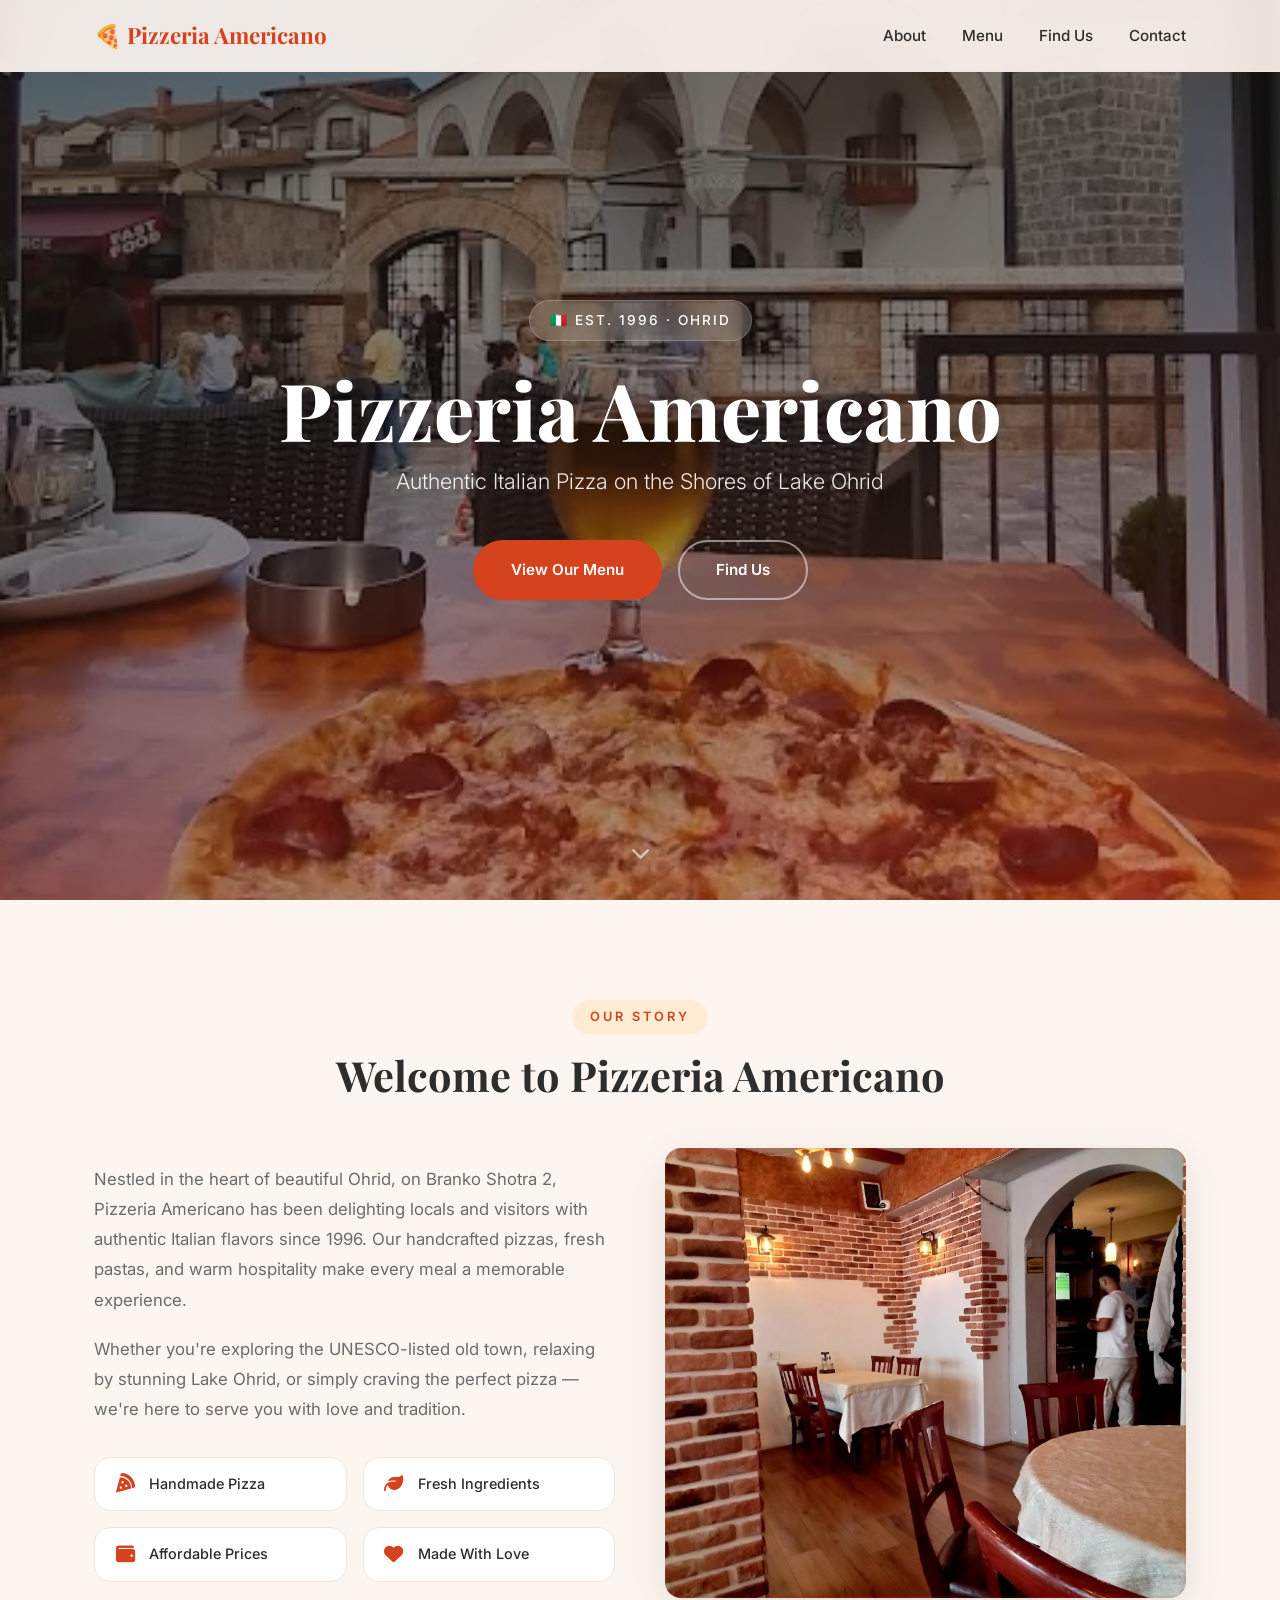
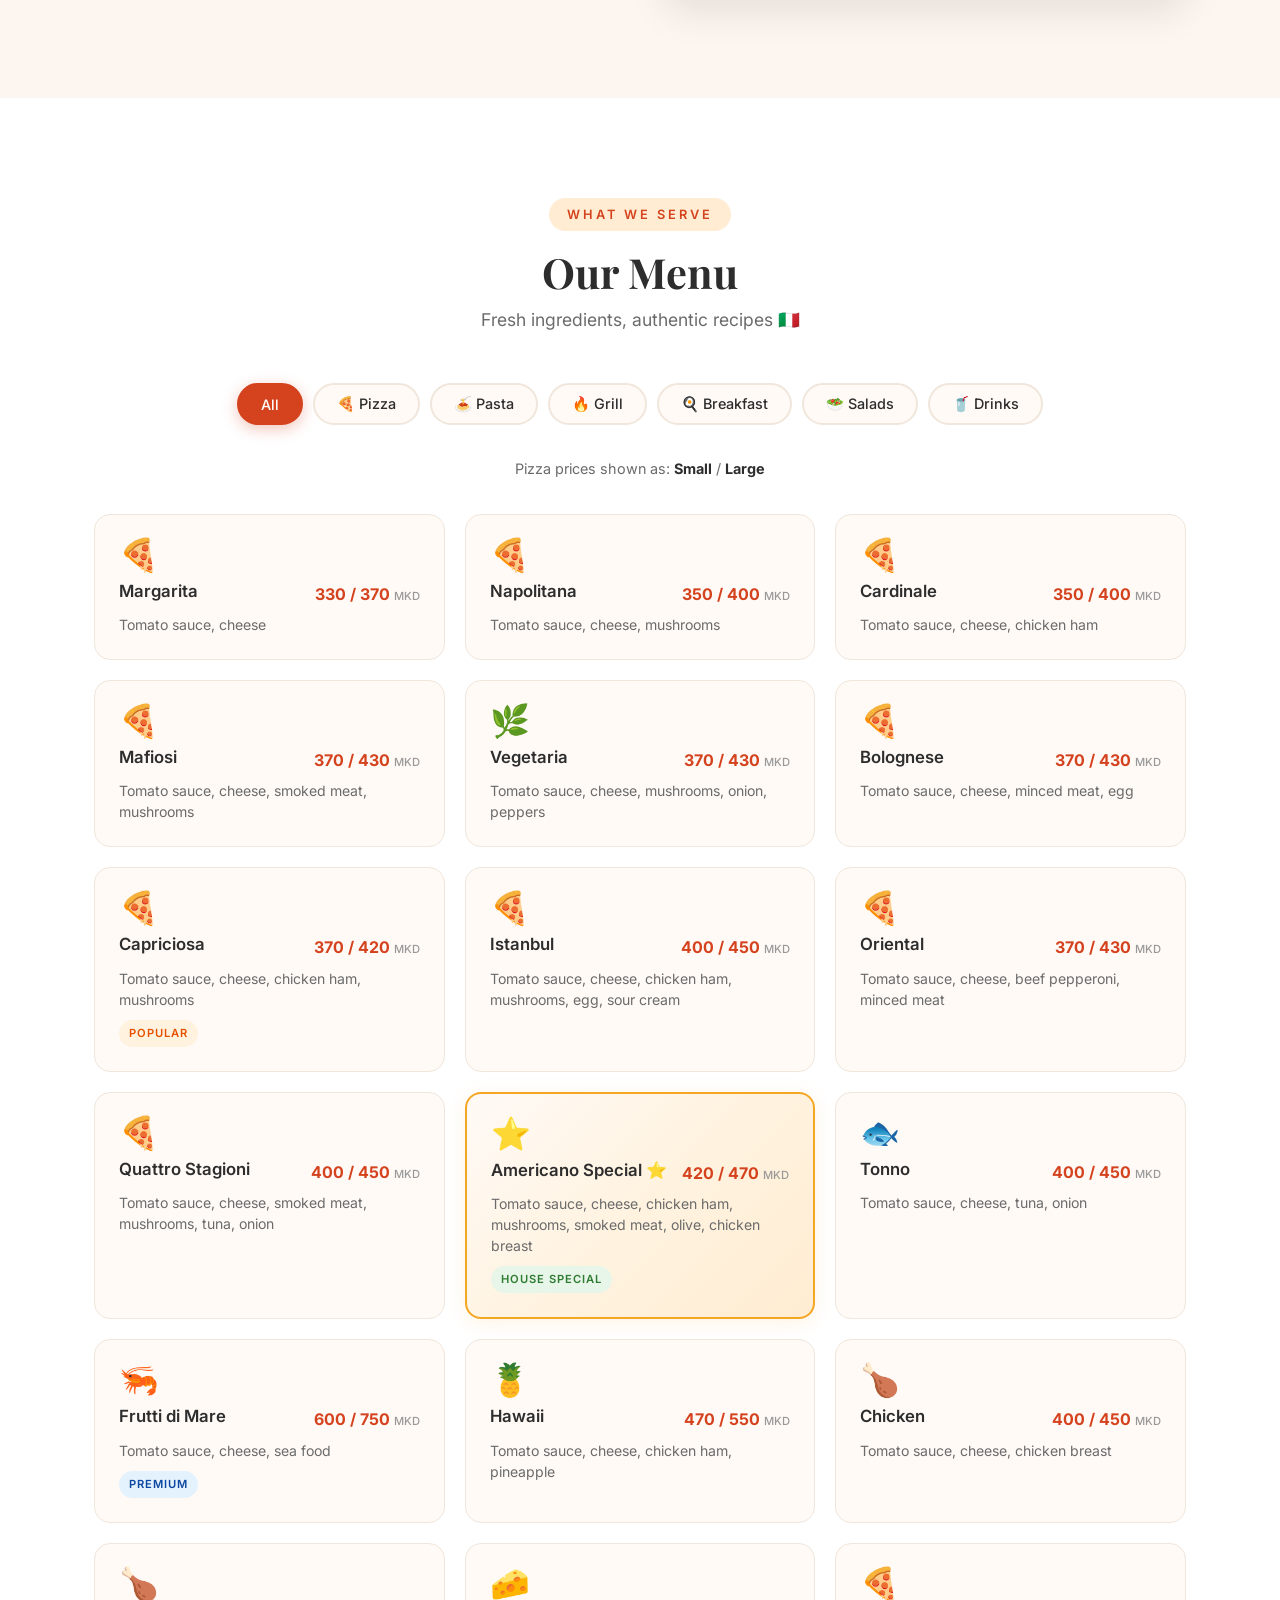
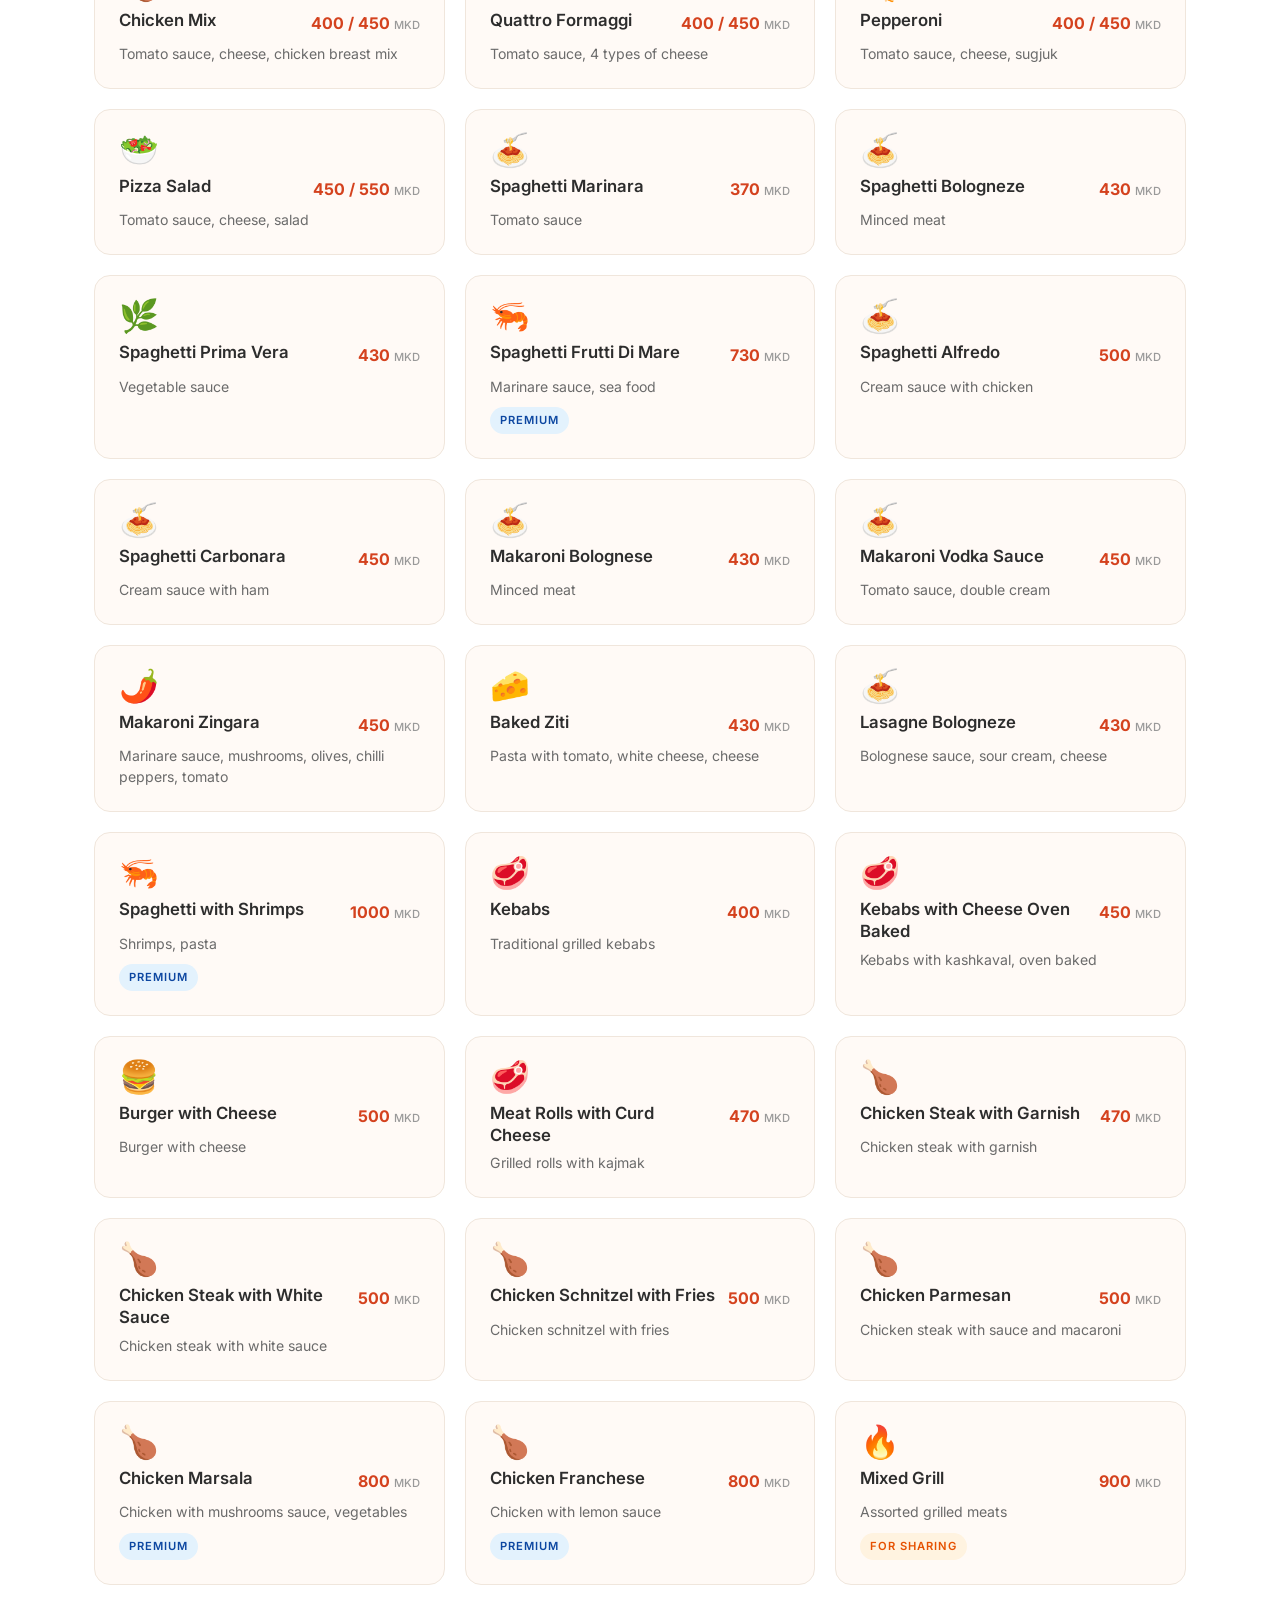
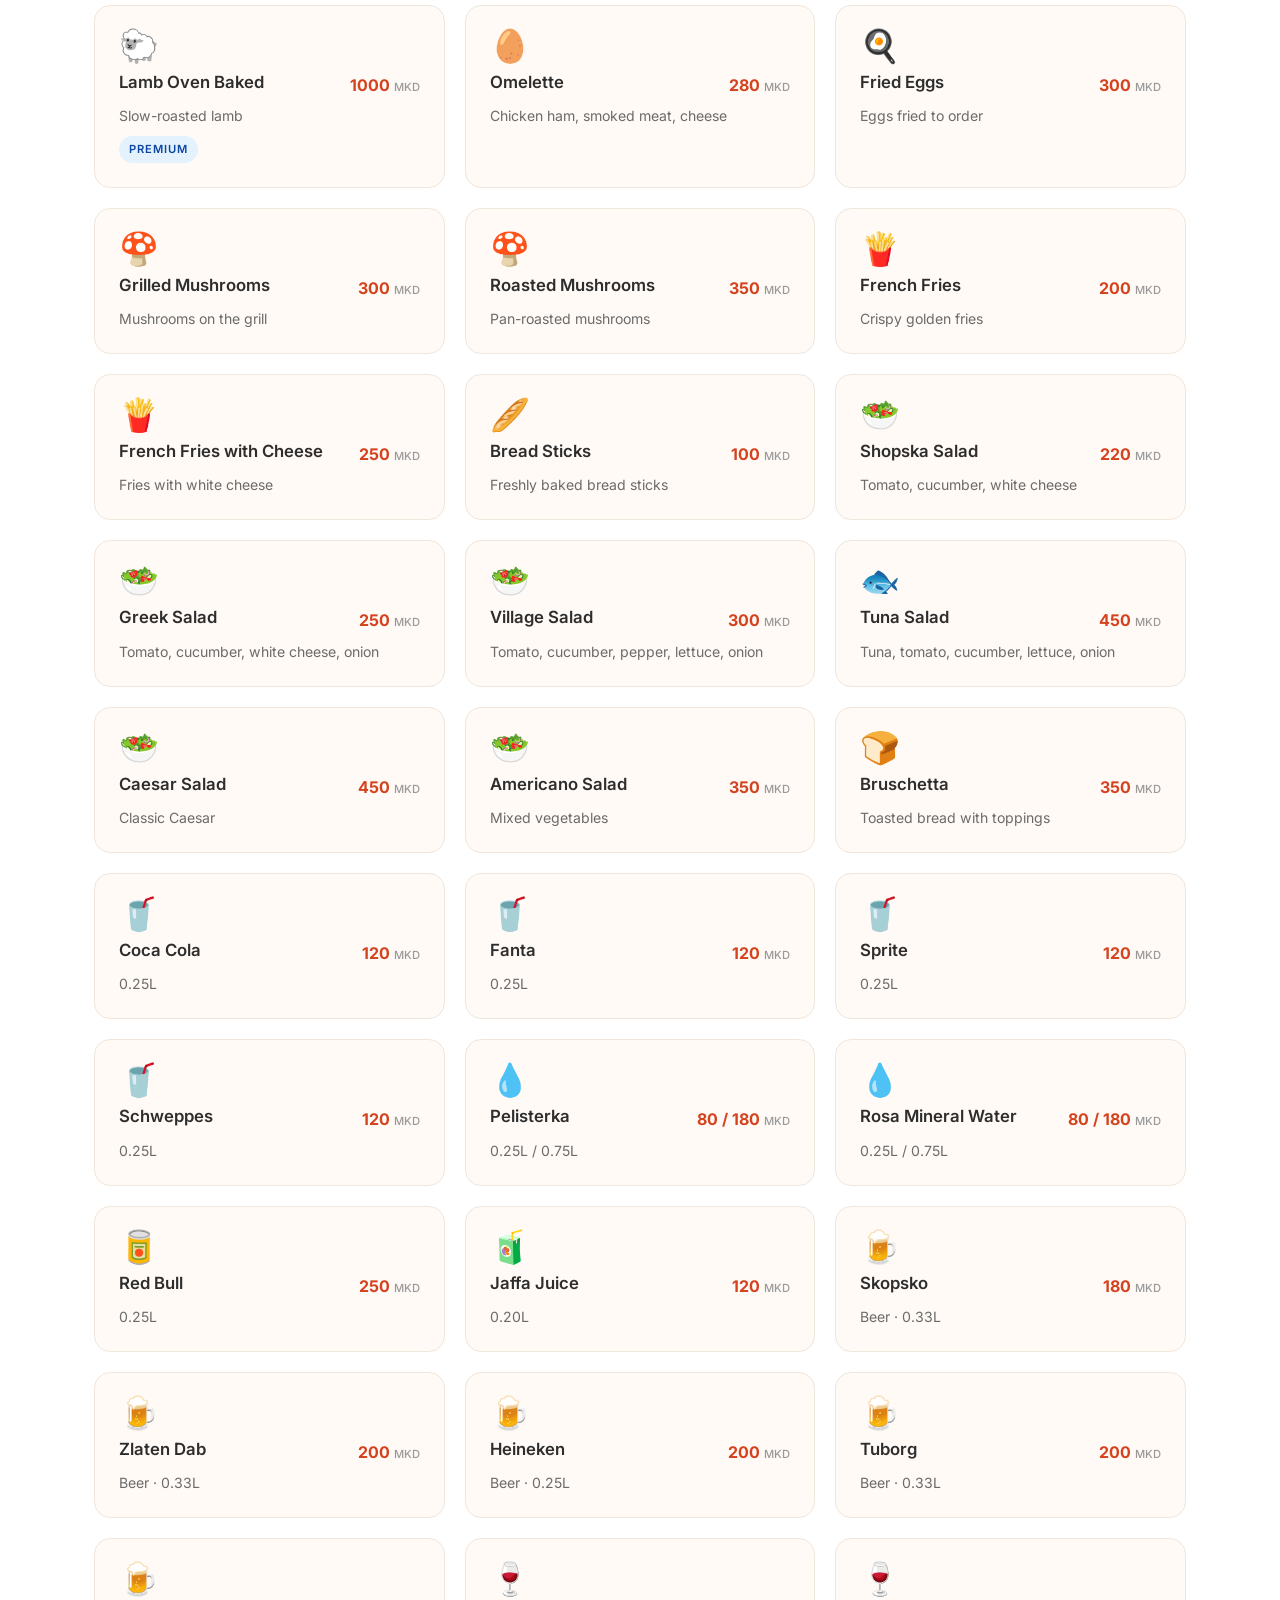
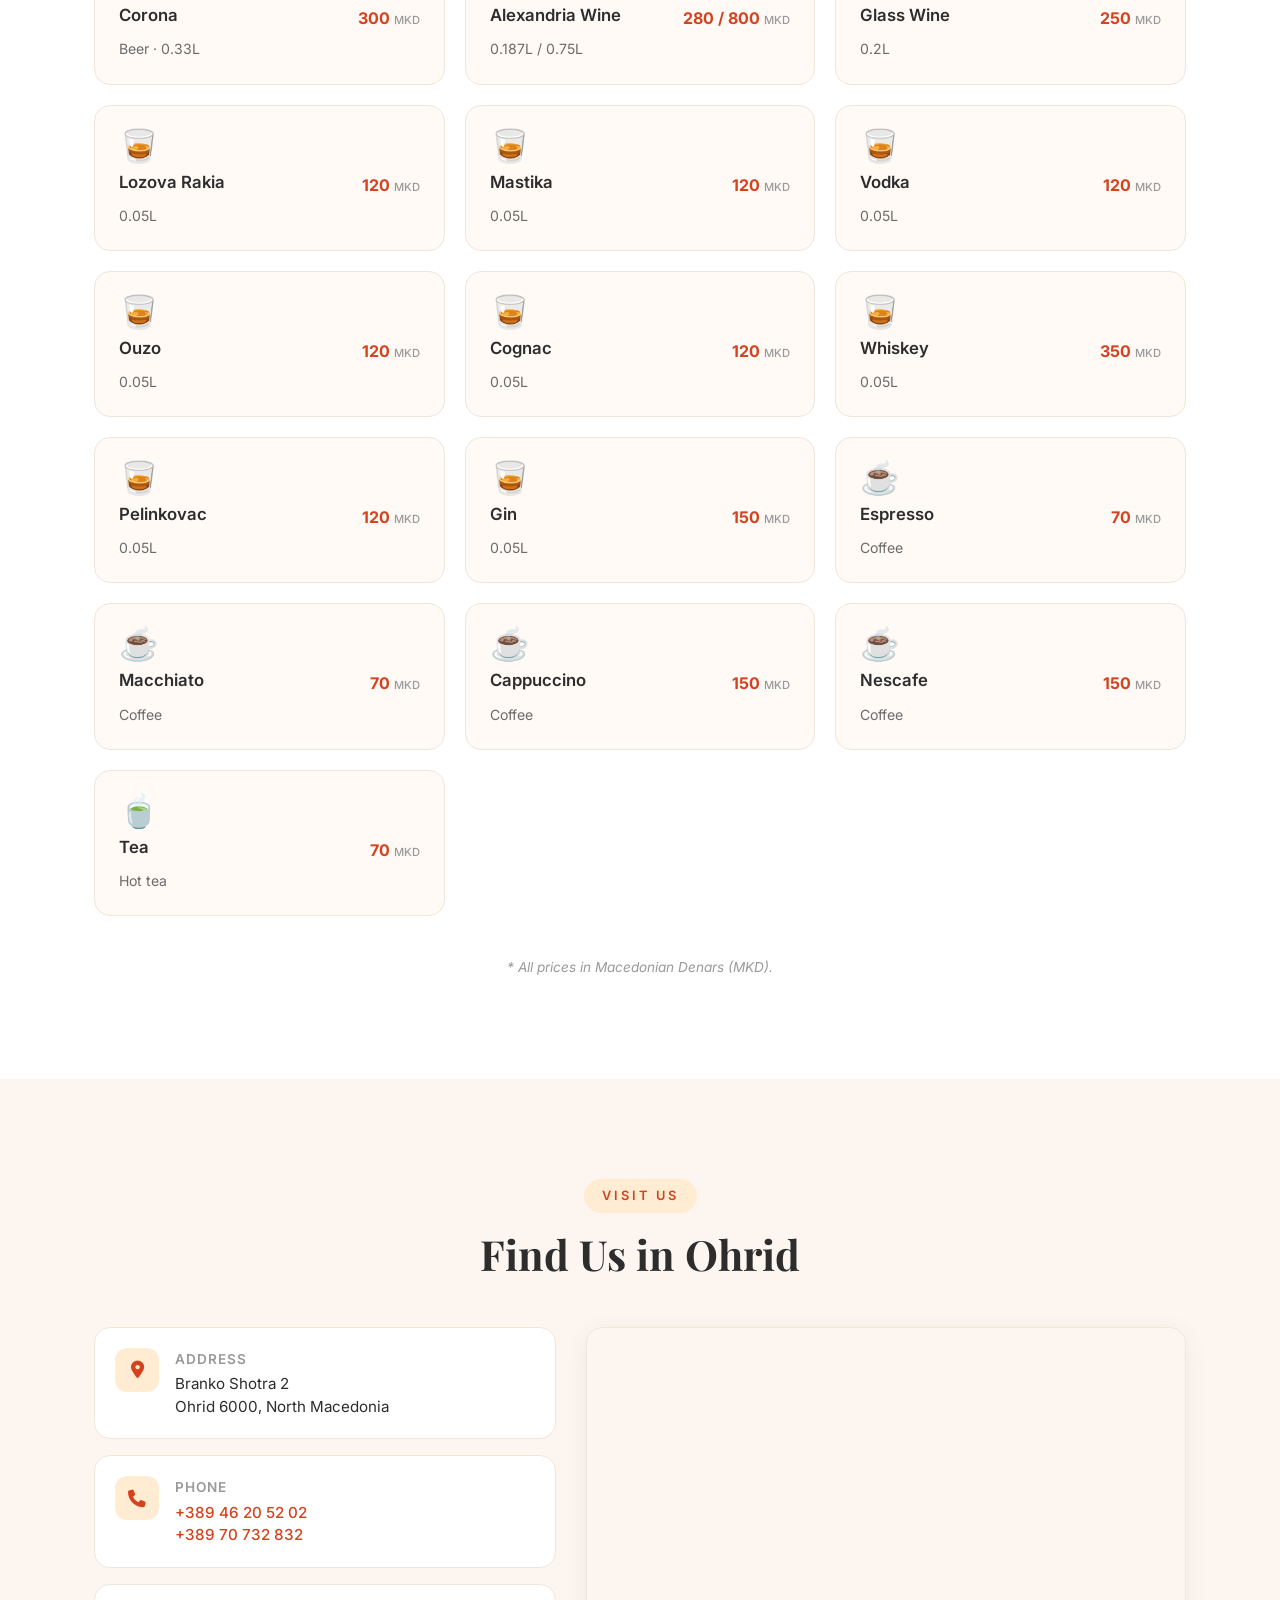
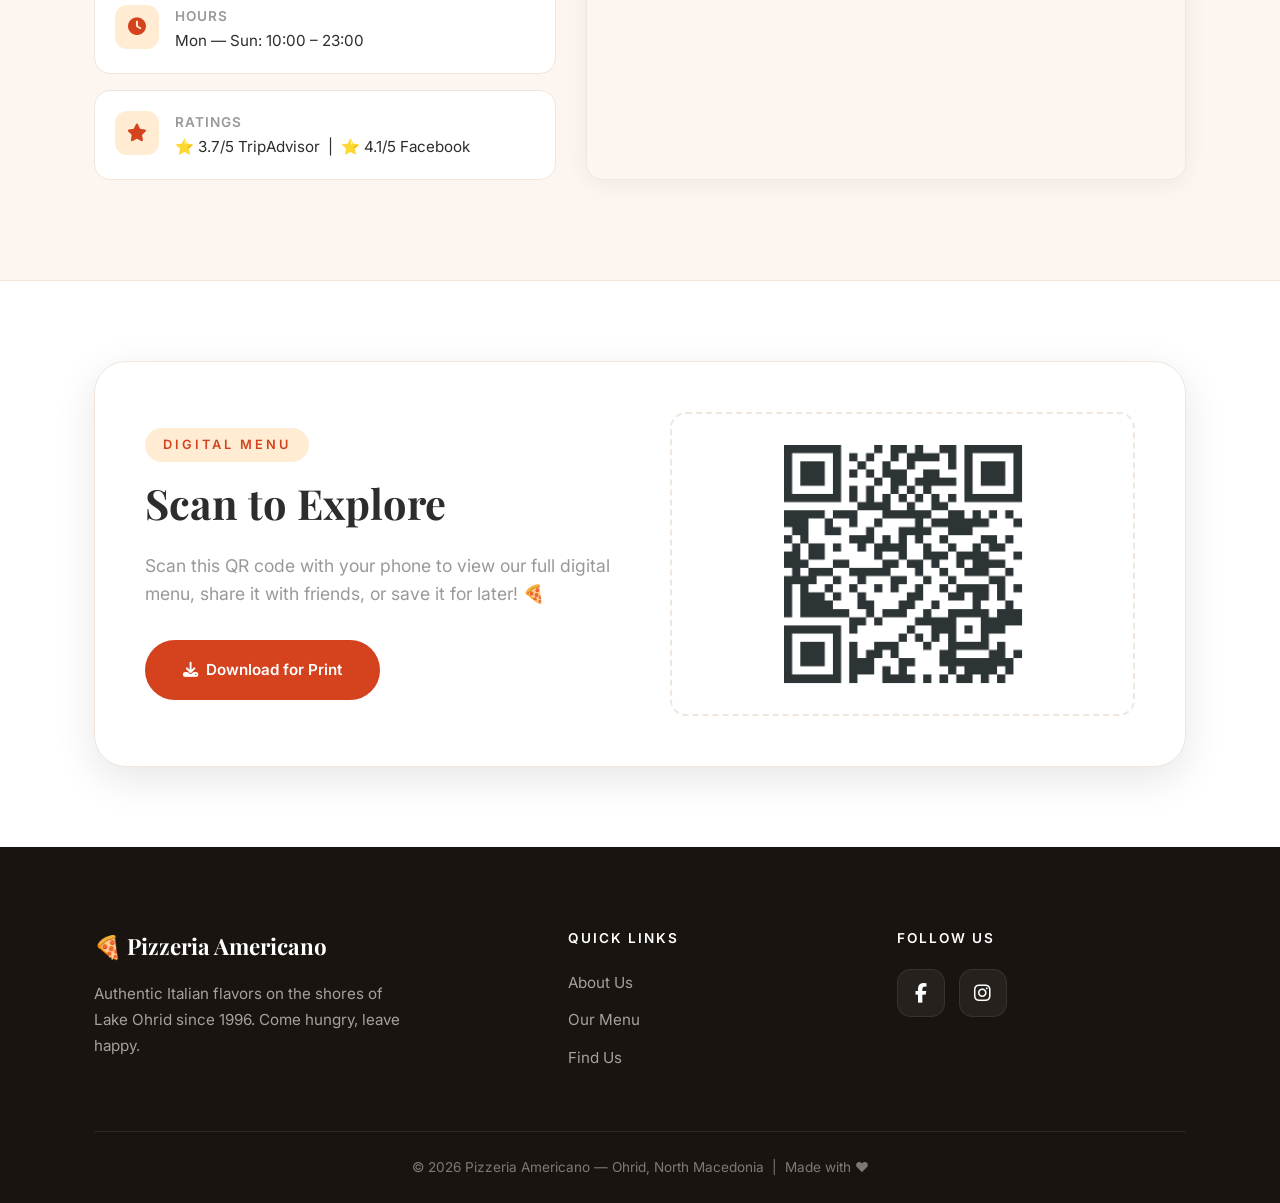
<file: index.html>
<!DOCTYPE html>
<html lang="en">
<head>
    <meta charset="UTF-8">
    <meta name="viewport" content="width=device-width, initial-scale=1.0">
    <title>Pizzeria Americano — Authentic Pizza in Ohrid, North Macedonia</title>
    <link rel="icon" href="data:image/svg+xml,<svg xmlns='http://www.w3.org/2000/svg' viewBox='0 0 100 100'><text y='.9em' font-size='90'>🍕</text></svg>">
    <meta name="description" content="Pizzeria Americano in Ohrid serves authentic Italian pizza, pasta, and more. Affordable prices, cozy atmosphere, located on Branko Shotra 2. Est. 1996.">
    <meta property="og:title" content="Pizzeria Americano — Ohrid">
    <meta property="og:description" content="Authentic Italian pizza & pasta in the heart of Ohrid, North Macedonia.">
    <meta property="og:image" content="images/hero.png">
    <meta property="og:type" content="website">
    <link rel="stylesheet" href="style.css">
    <link rel="preconnect" href="https://fonts.googleapis.com">
    <link rel="preconnect" href="https://fonts.gstatic.com" crossorigin>
    <link href="https://fonts.googleapis.com/css2?family=Playfair+Display:wght@600;700;800&family=Inter:wght@300;400;500;600;700&display=swap" rel="stylesheet">
    <link rel="stylesheet" href="https://cdnjs.cloudflare.com/ajax/libs/font-awesome/6.5.0/css/all.min.css">
</head>
<body>

    <!-- ==================== NAVIGATION ==================== -->
    <nav id="navbar">
        <div class="nav-container">
            <a href="#" class="nav-logo">🍕 Pizzeria Americano</a>
            <button class="nav-toggle" id="navToggle" aria-label="Toggle menu">
                <i class="fas fa-bars"></i>
            </button>
            <ul class="nav-links" id="navLinks">
                <li><a href="#about">About</a></li>
                <li><a href="#menu">Menu</a></li>
                <li><a href="#location">Find Us</a></li>
                <li><a href="#contact">Contact</a></li>
            </ul>
        </div>
    </nav>

    <!-- ==================== HERO SECTION ==================== -->
    <header id="hero">
        <div class="hero-overlay"></div>
        <div class="hero-content">
            <p class="hero-badge">🇮🇹 Est. 1996 · Ohrid</p>
            <h1>Pizzeria Americano</h1>
            <p class="hero-subtitle">Authentic Italian Pizza on the Shores of Lake Ohrid</p>
            <div class="hero-buttons">
                <a href="#menu" class="btn btn-primary">View Our Menu</a>
                <a href="#location" class="btn btn-outline">Find Us</a>
            </div>
        </div>
        <div class="hero-scroll-indicator">
            <i class="fas fa-chevron-down"></i>
        </div>
    </header>

    <!-- ==================== ABOUT ==================== -->
    <section id="about">
        <div class="container">
            <div class="section-header">
                <span class="section-tag">Our Story</span>
                <h2>Welcome to Pizzeria Americano</h2>
            </div>
            <div class="about-content">
                <div class="about-text">
                    <p>
                        Nestled in the heart of beautiful Ohrid, on Branko Shotra 2, 
                        Pizzeria Americano has been delighting locals and visitors with 
                        authentic Italian flavors since 1996. Our handcrafted pizzas, fresh pastas, 
                        and warm hospitality make every meal a memorable experience.
                    </p>
                    <p>
                        Whether you're exploring the UNESCO-listed old town, relaxing by 
                        stunning Lake Ohrid, or simply craving the perfect pizza — we're 
                        here to serve you with love and tradition.
                    </p>
                    <div class="about-features">
                        <div class="feature">
                            <i class="fas fa-pizza-slice"></i>
                            <span>Handmade Pizza</span>
                        </div>
                        <div class="feature">
                            <i class="fas fa-leaf"></i>
                            <span>Fresh Ingredients</span>
                        </div>
                        <div class="feature">
                            <i class="fas fa-wallet"></i>
                            <span>Affordable Prices</span>
                        </div>
                        <div class="feature">
                            <i class="fas fa-heart"></i>
                            <span>Made With Love</span>
                        </div>
                    </div>
                </div>
                <div class="about-image">
                    <img src="images/about.jpg" alt="Inside Pizzeria Americano in Ohrid" loading="lazy">
                </div>
            </div>
        </div>
    </section>

    <!-- ==================== MENU ==================== -->
    <section id="menu">
        <div class="container">
            <div class="section-header">
                <span class="section-tag">What We Serve</span>
                <h2>Our Menu</h2>
                <p class="section-subtitle">Fresh ingredients, authentic recipes 🇮🇹</p>
            </div>

            <!-- Category Filter Tabs -->
            <div class="menu-tabs" id="menuTabs">
                <button class="menu-tab active" data-cat="all">All</button>
                <button class="menu-tab" data-cat="pizza">🍕 Pizza</button>
                <button class="menu-tab" data-cat="pasta">🍝 Pasta</button>
                <button class="menu-tab" data-cat="grill">🔥 Grill</button>
                <button class="menu-tab" data-cat="breakfast">🍳 Breakfast</button>
                <button class="menu-tab" data-cat="salads">🥗 Salads</button>
                <button class="menu-tab" data-cat="drinks">🥤 Drinks</button>
            </div>

            <!-- Size Legend -->
            <div class="size-legend" id="sizeLegend">
                <span>Pizza prices shown as: <strong>Small</strong> / <strong>Large</strong></span>
            </div>

            <!-- Dynamic Menu Grid -->
            <div class="menu-grid" id="menuGrid">
                <!-- Rendered by script.js from menu-data.js -->
            </div>

            <p class="menu-note">
                * All prices in Macedonian Denars (MKD).
            </p>
        </div>
    </section>

    <!-- ==================== LOCATION ==================== -->
    <section id="location">
        <div class="container">
            <div class="section-header">
                <span class="section-tag">Visit Us</span>
                <h2>Find Us in Ohrid</h2>
            </div>
            <div class="location-wrapper">
                <div class="location-info">
                    <div class="info-card">
                        <div class="info-icon"><i class="fas fa-map-marker-alt"></i></div>
                        <div>
                            <h4>Address</h4>
                            <p>Branko Shotra 2<br>Ohrid 6000, North Macedonia</p>
                        </div>
                    </div>
                    <div class="info-card">
                        <div class="info-icon"><i class="fas fa-phone"></i></div>
                        <div>
                            <h4>Phone</h4>
                            <p><a href="tel:+38946205202">+389 46 20 52 02</a><br><a href="tel:+38970732832">+389 70 732 832</a></p>
                        </div>
                    </div>
                    <div class="info-card">
                        <div class="info-icon"><i class="fas fa-clock"></i></div>
                        <div>
                            <h4>Hours</h4>
                            <p>Mon — Sun: 10:00 – 23:00</p>
                        </div>
                    </div>
                    <div class="info-card">
                        <div class="info-icon"><i class="fas fa-star"></i></div>
                        <div>
                            <h4>Ratings</h4>
                            <p>⭐ 3.7/5 TripAdvisor &nbsp;|&nbsp; ⭐ 4.1/5 Facebook</p>
                        </div>
                    </div>
                </div>
                <div class="map-container">
                    <iframe
                        src="https://www.google.com/maps/embed?pb=!1m18!1m12!1m3!1d2989.5!2d20.7985!3d41.1128!2m3!1f0!2f0!3f0!3m2!1i1024!2i768!4f13.1!3m3!1m2!1s0x0%3A0x0!2sPizzeria%20Americano!5e0!3m2!1sen!2smk!4v1234567890"
                        width="100%" height="100%" style="border:0;"
                        allowfullscreen="" loading="lazy"
                        referrerpolicy="no-referrer-when-downgrade"
                        title="Pizzeria Americano on Google Maps">
                    </iframe>
                </div>
            </div>
        </div>
    </section>

    <!-- ==================== QR CODE SECTION ==================== -->
    <section id="qr-code-section">
        <div class="container">
            <div class="qr-wrapper">
                <div class="qr-content">
                    <span class="section-tag">Digital Menu</span>
                    <h2>Scan to Explore</h2>
                    <p>Scan this QR code with your phone to view our full digital menu, share it with friends, or save it for later! 🍕</p>
                    <div class="qr-actions">
                        <a href="images/qr-code.png" download="Pizzeria-Americano-Menu-QR" class="btn btn-primary">
                            <i class="fas fa-download"></i> Download for Print
                        </a>
                    </div>
                </div>
                <div class="qr-image-container">
                    <img src="images/qr-code.png" alt="Pizzeria Americano Menu QR Code" loading="lazy">
                </div>
            </div>
        </div>
    </section>

    <!-- ==================== FOOTER / CONTACT ==================== -->
    <footer id="contact">
        <div class="container">
            <div class="footer-grid">
                <div class="footer-brand">
                    <h3>🍕 Pizzeria Americano</h3>
                    <p>Authentic Italian flavors on the shores of Lake Ohrid since 1996. Come hungry, leave happy.</p>
                </div>
                <div class="footer-links">
                    <h4>Quick Links</h4>
                    <ul>
                        <li><a href="#about">About Us</a></li>
                        <li><a href="#menu">Our Menu</a></li>
                        <li><a href="#location">Find Us</a></li>
                    </ul>
                </div>
                <div class="footer-social">
                    <h4>Follow Us</h4>
                    <div class="social-links">
                        <a href="https://www.facebook.com/PizzeriaAmericano" target="_blank" rel="noopener" aria-label="Facebook">
                            <i class="fab fa-facebook-f"></i>
                        </a>
                        <a href="https://www.instagram.com/pizzeriaamericano_ohrid" target="_blank" rel="noopener" aria-label="Instagram">
                            <i class="fab fa-instagram"></i>
                        </a>
                    </div>
                </div>
            </div>
            <div class="footer-bottom">
                <p>© 2026 Pizzeria Americano — Ohrid, North Macedonia &nbsp;|&nbsp; Made with ❤️</p>
            </div>
        </div>
    </footer>

    <!-- JavaScript -->
    <script src="menu-data.js"></script>
    <script src="script.js"></script>
</body>
</html>
</file>
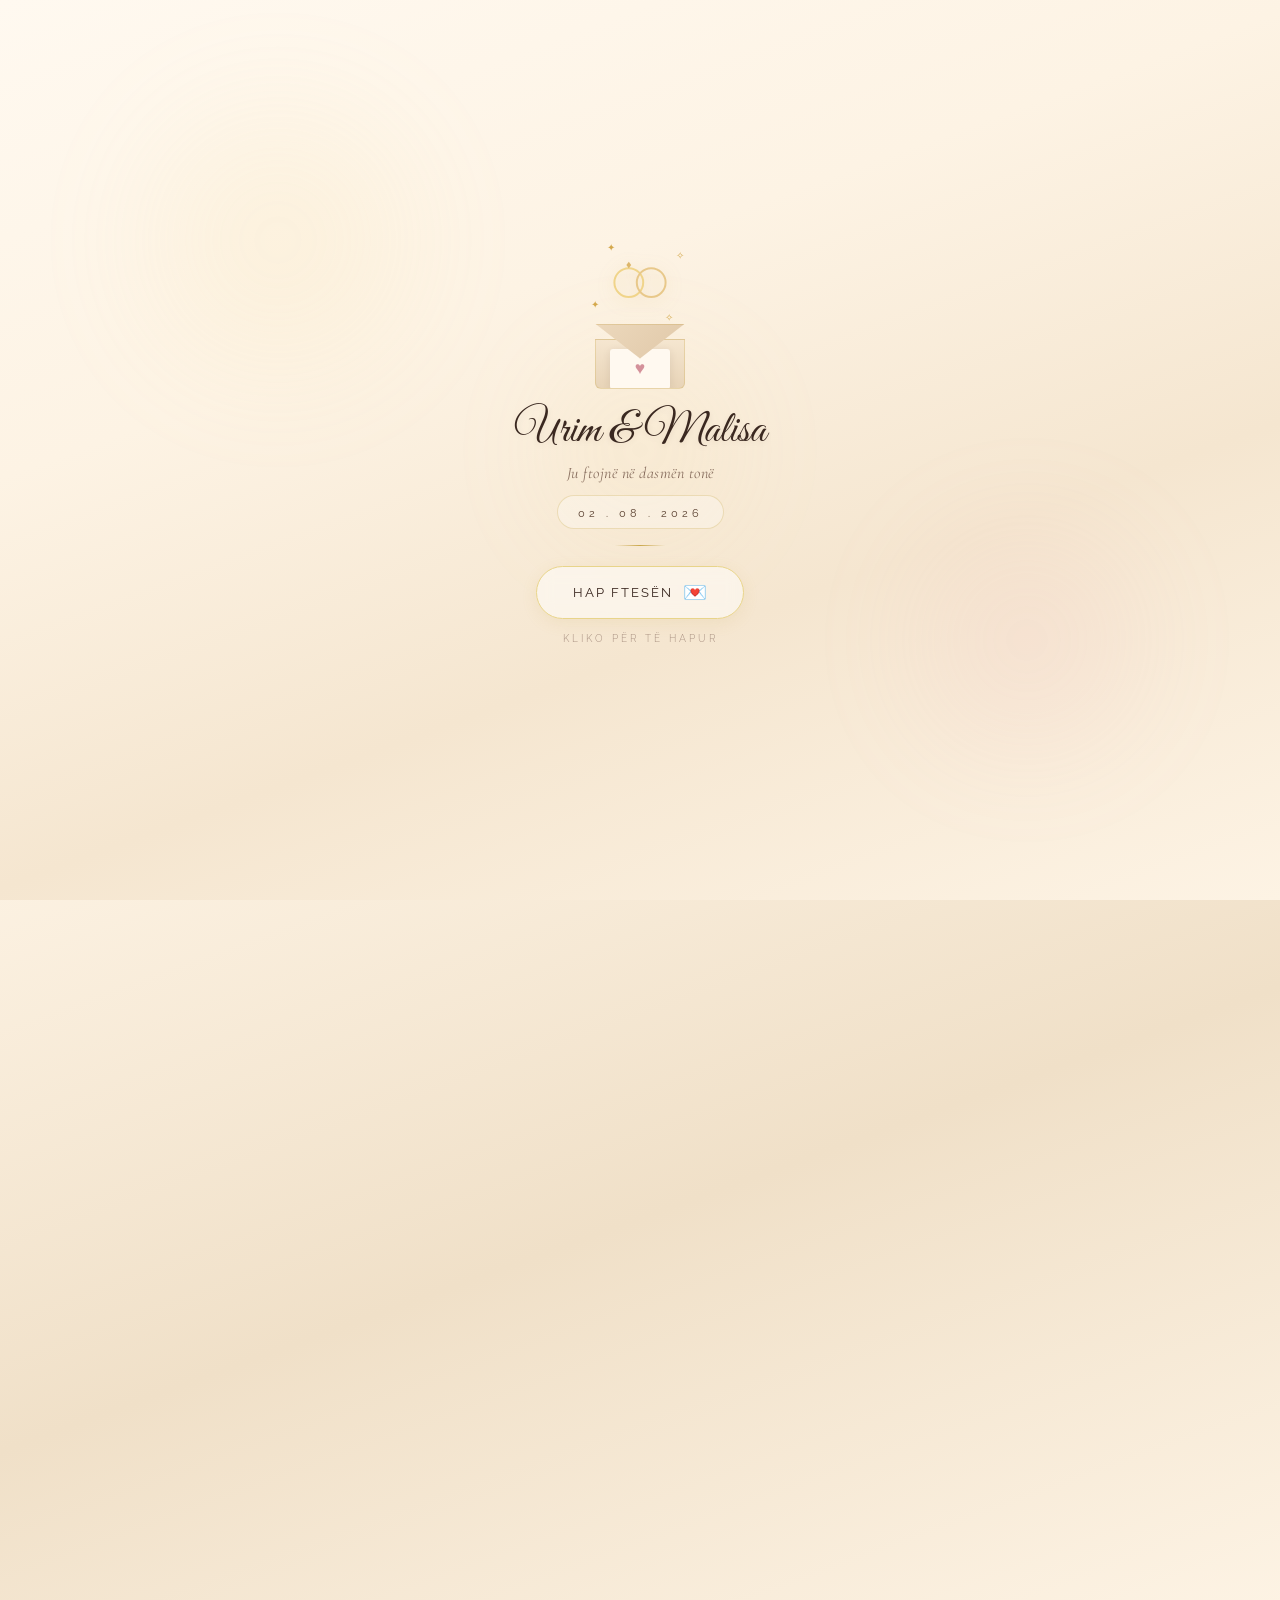
<file: Karta/index.html>
<!DOCTYPE html>
<html lang="sq">
<head>
    <meta charset="UTF-8">
    <meta name="viewport" content="width=device-width, initial-scale=1.0, maximum-scale=1.0, user-scalable=no">
    <title>Ftesë Dasme — Urim & Malisa</title>
    <meta name="description" content="Ju ftojmë me dashuri në dasmën tonë — Urim & Malisa, 02 Gusht 2026">

    <!-- WhatsApp / Social Media Preview -->
    <meta property="og:title" content="💍 Ftesë Dasme — Urim & Malisa">
    <meta property="og:description" content="Ju ftojnë në dasmën tonë! 02 Gusht 2026, Ora 19:00 — Restorant Dardania, Kërçovë">
    <meta property="og:image" content="cover-preview.png">
    <meta property="og:type" content="website">
    <meta name="twitter:card" content="summary_large_image">

    <link rel="preconnect" href="https://fonts.googleapis.com">
    <link rel="preconnect" href="https://fonts.gstatic.com" crossorigin>
    <link href="https://fonts.googleapis.com/css2?family=Great+Vibes&family=Playfair+Display:ital,wght@0,400;0,500;0,600;0,700;1,400;1,500&family=Cormorant+Garamond:ital,wght@0,300;0,400;0,500;0,600;1,300;1,400;1,500&family=Raleway:wght@200;300;400;500&display=swap" rel="stylesheet">
    <link rel="stylesheet" href="style.css">
</head>
<body>

    <!-- Floating petals canvas -->
    <canvas id="fx-canvas"></canvas>

    <!-- Sparkle burst canvas (for opening effect) -->
    <canvas id="burst-canvas"></canvas>

    <!-- ====== INTRO / ENVELOPE SCREEN ====== -->
    <div class="intro-screen" id="intro-screen">

        <!-- Animated background glow -->
        <div class="intro-glow glow-1"></div>
        <div class="intro-glow glow-2"></div>
        <div class="intro-glow glow-3"></div>

        <div class="intro-content" id="intro-content">
            <!-- Rings with sparkle -->
            <div class="intro-rings" id="intro-rings">
                <div class="ring-sparkles">
                    <span class="sparkle s1">✦</span>
                    <span class="sparkle s2">✧</span>
                    <span class="sparkle s3">✦</span>
                    <span class="sparkle s4">✧</span>
                </div>
                <svg viewBox="0 0 100 65" fill="none" xmlns="http://www.w3.org/2000/svg">
                    <ellipse cx="36" cy="32" rx="18" ry="18" stroke="url(#ring1)" stroke-width="2.5" fill="none"/>
                    <ellipse cx="64" cy="32" rx="18" ry="18" stroke="url(#ring2)" stroke-width="2.5" fill="none"/>
                    <polygon points="36,14 39,10 36,6 33,10" fill="#D4A84C" opacity="0.8"/>
                    <defs>
                        <linearGradient id="ring1" x1="18" y1="14" x2="54" y2="50">
                            <stop offset="0%" stop-color="#F0D48A"/>
                            <stop offset="100%" stop-color="#C9A84C"/>
                        </linearGradient>
                        <linearGradient id="ring2" x1="46" y1="14" x2="82" y2="50">
                            <stop offset="0%" stop-color="#E8C88A"/>
                            <stop offset="100%" stop-color="#B8952E"/>
                        </linearGradient>
                    </defs>
                </svg>
            </div>

            <!-- Envelope icon that opens -->
            <div class="envelope-anim" id="envelope-anim">
                <div class="envelope-back">
                    <div class="envelope-letter">
                        <span class="letter-heart">♥</span>
                    </div>
                </div>
                <div class="envelope-flap" id="envelope-flap"></div>
            </div>

            <p class="intro-names" id="intro-names">Urim & Malisa</p>
            <p class="intro-subtitle" id="intro-subtitle">Ju ftojnë në dasmën tonë</p>

            <div class="intro-date" id="intro-date">
                <span>02 . 08 . 2026</span>
            </div>

            <div class="intro-line"></div>

            <button class="open-btn" id="open-btn">
                <span class="open-btn-text">Hap Ftesën</span>
                <span class="btn-icon">💌</span>
            </button>

            <p class="tap-hint">Kliko për të hapur</p>
        </div>
    </div>

    <!-- ====== MAIN CARD ====== -->
    <div class="card-scroll-wrapper" id="card-wrapper">
        <div class="card" id="card">

            <!-- Floral Header -->
            <div class="floral-header">
                <img src="floral-header.png" alt="" class="floral-img">
            </div>

            <!-- Wedding Rings -->
            <div class="rings-center anim" data-delay="200">
                <svg viewBox="0 0 80 50" fill="none" xmlns="http://www.w3.org/2000/svg" class="rings-svg">
                    <ellipse cx="28" cy="25" rx="15" ry="15" stroke="url(#rg-c1)" stroke-width="2" fill="none"/>
                    <ellipse cx="52" cy="25" rx="15" ry="15" stroke="url(#rg-c2)" stroke-width="2" fill="none"/>
                    <polygon points="28,10 31,6 28,2 25,6" fill="#D4A84C" opacity="0.7"/>
                    <defs>
                        <linearGradient id="rg-c1" x1="13" y1="10" x2="43" y2="40">
                            <stop offset="0%" stop-color="#F0D48A"/>
                            <stop offset="100%" stop-color="#C9A84C"/>
                        </linearGradient>
                        <linearGradient id="rg-c2" x1="37" y1="10" x2="67" y2="40">
                            <stop offset="0%" stop-color="#E8C88A"/>
                            <stop offset="100%" stop-color="#B8952E"/>
                        </linearGradient>
                    </defs>
                </svg>
            </div>

            <!-- Greeting -->
            <p class="greeting anim" data-delay="300">Të dashur familjarë dhe miq,</p>

            <!-- Gold divider -->
            <div class="gold-divider anim" data-delay="400">
                <svg viewBox="0 0 260 12" class="divider-svg">
                    <line x1="0" y1="6" x2="105" y2="6" stroke="#C9A84C" stroke-width="0.6" opacity="0.5"/>
                    <path d="M115 6 L125 2 L135 6 L125 10 Z" fill="none" stroke="#C9A84C" stroke-width="0.7" opacity="0.7"/>
                    <line x1="145" y1="6" x2="260" y2="6" stroke="#C9A84C" stroke-width="0.6" opacity="0.5"/>
                </svg>
            </div>

            <!-- Invitation text -->
            <p class="invite-text anim" data-delay="500">
                Me shumë dashuri dhe gëzim ju ftojmë të ndani me ne një nga<br>
                momentet më të bukura të jetës sonë – ditën e dasmës sonë.
            </p>

            <!-- Couple Photo -->
            <div class="couple-photo-wrapper anim" data-delay="650">
                <div class="couple-photo-frame">
                    <img src="couple.png" alt="Urim & Malisa" class="couple-img">
                </div>
                <div class="photo-heart-badge">
                    <svg viewBox="0 0 30 27" fill="url(#phg)" xmlns="http://www.w3.org/2000/svg" class="photo-heart-svg">
                        <path d="M15 25 C5 17 0 12 0 7.5 C0 2.5 4 0 7.5 0 C11 0 14 2.5 15 5 C16 2.5 19 0 22.5 0 C26 0 30 2.5 30 7.5 C30 12 25 17 15 25Z"/>
                        <defs>
                            <linearGradient id="phg" x1="0" y1="0" x2="30" y2="27">
                                <stop offset="0%" stop-color="#E8A0AB"/>
                                <stop offset="100%" stop-color="#C9A84C"/>
                            </linearGradient>
                        </defs>
                    </svg>
                </div>
            </div>

            <!-- Couple Names -->
            <h1 class="couple-names anim" data-delay="800">Urim <span class="amp">&</span> Malisa</h1>

            <!-- Details -->
            <div class="details-section anim" data-delay="900">
                <div class="detail-row">
                    <span class="detail-icon">📅</span>
                    <p class="detail-text"><strong>Data:</strong>&nbsp; 02 Gusht 2026</p>
                </div>
                <div class="detail-row">
                    <span class="detail-icon">🕐</span>
                    <p class="detail-text"><strong>Ora :</strong>&nbsp; 19:00</p>
                </div>
                <div class="detail-row">
                    <span class="detail-icon">📍</span>
                    <p class="detail-text"><strong>Vendi:</strong>&nbsp; <a href="https://www.google.com/maps/place/Restaurant+Dardania/@41.5264408,20.9658432,17z/data=!3m1!4b1!4m6!3m5!1s0x1351372821b8dfd7:0x175964f195d821cc!8m2!3d41.5264408!4d20.9658432!16s%2Fg%2F11h75__prm" target="_blank" class="venue-link">Restorant "Dardania", Kërçovë</a></p>
                </div>
                <div class="map-btn-wrapper anim" data-delay="1050">
                    <a href="https://www.google.com/maps/place/Restaurant+Dardania/@41.5264408,20.9658432,17z/data=!3m1!4b1!4m6!3m5!1s0x1351372821b8dfd7:0x175964f195d821cc!8m2!3d41.5264408!4d20.9658432!16s%2Fg%2F11h75__prm" target="_blank" class="map-btn">
                        📍 Shiko në Hartë
                    </a>
                </div>
            </div>

            <!-- Venue Photo -->
            <div class="venue-photo-wrapper anim" data-delay="1100">
                <div class="venue-photo-frame">
                    <img src="venue.png" alt="Restorant Dardania" class="venue-img">
                </div>
            </div>

            <!-- Closing message -->
            <p class="closing-text anim" data-delay="1300">
                <em>Prania juaj do ta bëjë këtë ditë edhe më të veçantë për ne.</em>
            </p>

            <!-- Bottom ornament -->
            <div class="bottom-ornament anim" data-delay="1400">
                <svg viewBox="0 0 200 30" class="ornament-svg">
                    <path d="M30 15 Q55 0 80 15" stroke="#C9A84C" stroke-width="0.8" fill="none" opacity="0.5"/>
                    <path d="M120 15 Q145 30 170 15" stroke="#C9A84C" stroke-width="0.8" fill="none" opacity="0.5"/>
                    <circle cx="100" cy="15" r="2.5" fill="#C9A84C" opacity="0.4"/>
                    <line x1="0" y1="15" x2="25" y2="15" stroke="#C9A84C" stroke-width="0.5" opacity="0.3"/>
                    <line x1="175" y1="15" x2="200" y2="15" stroke="#C9A84C" stroke-width="0.5" opacity="0.3"/>
                    <path d="M85 15 Q100 5 115 15" stroke="#C9A84C" stroke-width="0.6" fill="none" opacity="0.5"/>
                    <path d="M85 15 Q100 25 115 15" stroke="#C9A84C" stroke-width="0.6" fill="none" opacity="0.5"/>
                </svg>
            </div>

            <!-- Footer signature -->
            <div class="footer-signature anim" data-delay="1500">
                <p class="footer-love">Me dashuri,</p>
                <p class="footer-names">Urim & Malisa</p>
            </div>

            <!-- Floral Bottom -->
            <div class="floral-bottom">
                <img src="floral-bottom.png" alt="" class="floral-bottom-img">
            </div>
        </div>

        <!-- Share / WhatsApp Button -->
        <div class="share-section anim" data-delay="1800" id="share-section">
            <button class="whatsapp-btn" id="whatsapp-share" aria-label="Share on WhatsApp">
                <svg viewBox="0 0 24 24" fill="currentColor" class="wa-icon">
                    <path d="M17.472 14.382c-.297-.149-1.758-.867-2.03-.967-.273-.099-.471-.148-.67.15-.197.297-.767.966-.94 1.164-.173.199-.347.223-.644.075-.297-.15-1.255-.463-2.39-1.475-.883-.788-1.48-1.761-1.653-2.059-.173-.297-.018-.458.13-.606.134-.133.298-.347.446-.52.149-.174.198-.298.298-.497.099-.198.05-.371-.025-.52-.075-.149-.669-1.612-.916-2.207-.242-.579-.487-.5-.669-.51-.173-.008-.371-.01-.57-.01-.198 0-.52.074-.792.372-.272.297-1.04 1.016-1.04 2.479 0 1.462 1.065 2.875 1.213 3.074.149.198 2.096 3.2 5.077 4.487.709.306 1.262.489 1.694.625.712.227 1.36.195 1.871.118.571-.085 1.758-.719 2.006-1.413.248-.694.248-1.289.173-1.413-.074-.124-.272-.198-.57-.347m-5.421 7.403h-.004a9.87 9.87 0 01-5.031-1.378l-.361-.214-3.741.982.998-3.648-.235-.374a9.86 9.86 0 01-1.51-5.26c.001-5.45 4.436-9.884 9.888-9.884 2.64 0 5.122 1.03 6.988 2.898a9.825 9.825 0 012.893 6.994c-.003 5.45-4.437 9.884-9.885 9.884m8.413-18.297A11.815 11.815 0 0012.05 0C5.495 0 .16 5.335.157 11.892c0 2.096.547 4.142 1.588 5.945L.057 24l6.305-1.654a11.882 11.882 0 005.683 1.448h.005c6.554 0 11.89-5.335 11.893-11.893a11.821 11.821 0 00-3.48-8.413z"/>
                </svg>
                <span>Shpërndaje në WhatsApp</span>
            </button>
        </div>
    </div>

    <script src="script.js"></script>
</body>
</html>
</file>
<file: style.css>
/* ============================================================
   PIZZERIA AMERICANO — COMPLETE STYLESHEET
   ============================================================ */

/* ========== CSS VARIABLES ========== */
:root {
    /* Colors */
    --color-primary: #D4421E;
    --color-primary-dark: #B3361A;
    --color-primary-light: #E8654A;
    --color-accent: #F5A623;
    --color-accent-light: #FFECD2;
    --color-bg: #FDF6F0;
    --color-bg-alt: #FFFFFF;
    --color-bg-dark: #1A1410;
    --color-bg-card: #FFFAF6;
    --color-text: #2D2D2D;
    --color-text-light: #6B6B6B;
    --color-text-muted: #999999;
    --color-white: #FFFFFF;
    --color-border: #F0E6DC;
    --color-success: #2ECC71;

    /* Typography */
    --font-heading: 'Playfair Display', Georgia, serif;
    --font-body: 'Inter', -apple-system, BlinkMacSystemFont, sans-serif;

    /* Spacing & Sizing */
    --radius: 16px;
    --radius-sm: 8px;
    --radius-full: 50px;
    --shadow: 0 4px 24px rgba(0, 0, 0, 0.06);
    --shadow-lg: 0 12px 40px rgba(0, 0, 0, 0.1);
    --shadow-hover: 0 8px 30px rgba(212, 66, 30, 0.15);
    --transition: 0.3s cubic-bezier(0.4, 0, 0.2, 1);

    /* Layout */
    --max-width: 1140px;
    --nav-height: 72px;
}

/* ========== RESET & BASE ========== */
*, *::before, *::after {
    margin: 0;
    padding: 0;
    box-sizing: border-box;
}

html {
    scroll-behavior: smooth;
    scroll-padding-top: var(--nav-height);
}

body {
    font-family: var(--font-body);
    color: var(--color-text);
    background-color: var(--color-bg);
    line-height: 1.7;
    overflow-x: hidden;
    -webkit-font-smoothing: antialiased;
}

img {
    max-width: 100%;
    height: auto;
    display: block;
}

a {
    color: inherit;
    text-decoration: none;
}

.container {
    max-width: var(--max-width);
    margin: 0 auto;
    padding: 0 24px;
}

/* ========== SECTION HEADERS ========== */
.section-header {
    text-align: center;
    margin-bottom: 3rem;
}

.section-tag {
    display: inline-block;
    font-size: 0.8rem;
    font-weight: 600;
    text-transform: uppercase;
    letter-spacing: 3px;
    color: var(--color-primary);
    background: var(--color-accent-light);
    padding: 6px 18px;
    border-radius: var(--radius-full);
    margin-bottom: 1rem;
}

h2 {
    font-family: var(--font-heading);
    font-size: 2.6rem;
    color: var(--color-text);
    margin-bottom: 0.5rem;
    line-height: 1.2;
}

.section-subtitle {
    font-size: 1.1rem;
    color: var(--color-text-light);
    max-width: 550px;
    margin: 0 auto;
}

/* ========== NAVIGATION ========== */
#navbar {
    position: fixed;
    top: 0;
    width: 100%;
    height: var(--nav-height);
    background: rgba(253, 246, 240, 0.92);
    backdrop-filter: blur(20px);
    -webkit-backdrop-filter: blur(20px);
    border-bottom: 1px solid var(--color-border);
    z-index: 1000;
    transition: background var(--transition), box-shadow var(--transition);
}

#navbar.scrolled {
    background: rgba(255, 255, 255, 0.97);
    box-shadow: var(--shadow);
}

.nav-container {
    max-width: var(--max-width);
    margin: 0 auto;
    padding: 0 24px;
    height: 100%;
    display: flex;
    justify-content: space-between;
    align-items: center;
}

.nav-logo {
    font-family: var(--font-heading);
    font-size: 1.4rem;
    font-weight: 700;
    color: var(--color-primary);
    text-decoration: none;
    transition: opacity var(--transition);
}

.nav-logo:hover {
    opacity: 0.8;
}

.nav-links {
    list-style: none;
    display: flex;
    gap: 36px;
}

.nav-links a {
    text-decoration: none;
    color: var(--color-text);
    font-weight: 500;
    font-size: 0.95rem;
    position: relative;
    transition: color var(--transition);
}

.nav-links a::after {
    content: '';
    position: absolute;
    bottom: -4px;
    left: 0;
    width: 0;
    height: 2px;
    background: var(--color-primary);
    transition: width var(--transition);
    border-radius: 2px;
}

.nav-links a:hover {
    color: var(--color-primary);
}

.nav-links a:hover::after {
    width: 100%;
}

.nav-toggle {
    display: none;
    background: none;
    border: none;
    font-size: 1.4rem;
    cursor: pointer;
    color: var(--color-text);
    padding: 8px;
    border-radius: var(--radius-sm);
    transition: background var(--transition);
}

.nav-toggle:hover {
    background: rgba(0, 0, 0, 0.05);
}

/* ========== HERO ========== */
#hero {
    height: 100vh;
    min-height: 600px;
    background: url('images/hero.png') center bottom/cover no-repeat;
    position: relative;
    display: flex;
    align-items: center;
    justify-content: center;
    text-align: center;
}

.hero-overlay {
    position: absolute;
    inset: 0;
    background: linear-gradient(
        165deg,
        rgba(26, 20, 16, 0.65) 0%,
        rgba(26, 20, 16, 0.45) 40%,
        rgba(212, 66, 30, 0.25) 100%
    );
}

.hero-content {
    position: relative;
    z-index: 2;
    color: var(--color-white);
    padding: 20px;
    animation: heroFadeIn 1s ease-out;
}

@keyframes heroFadeIn {
    from { opacity: 0; transform: translateY(30px); }
    to { opacity: 1; transform: translateY(0); }
}

.hero-badge {
    display: inline-block;
    font-size: 0.85rem;
    font-weight: 500;
    letter-spacing: 2px;
    text-transform: uppercase;
    background: rgba(255, 255, 255, 0.15);
    backdrop-filter: blur(10px);
    padding: 8px 20px;
    border-radius: var(--radius-full);
    border: 1px solid rgba(255, 255, 255, 0.2);
    margin-bottom: 1.5rem;
}

.hero-content h1 {
    font-family: var(--font-heading);
    font-size: clamp(2.8rem, 7vw, 5rem);
    font-weight: 800;
    margin-bottom: 0.6rem;
    text-shadow: 0 4px 20px rgba(0, 0, 0, 0.3);
    line-height: 1.1;
}

.hero-subtitle {
    font-size: clamp(1rem, 2.5vw, 1.35rem);
    font-weight: 300;
    margin-bottom: 2.5rem;
    opacity: 0.9;
    max-width: 500px;
    margin-left: auto;
    margin-right: auto;
}

.hero-buttons {
    display: flex;
    gap: 16px;
    justify-content: center;
    flex-wrap: wrap;
}

/* Buttons */
.btn {
    display: inline-flex;
    align-items: center;
    gap: 8px;
    padding: 15px 36px;
    border-radius: var(--radius-full);
    font-weight: 600;
    font-size: 0.95rem;
    font-family: var(--font-body);
    cursor: pointer;
    border: 2px solid transparent;
    transition: all var(--transition);
    text-decoration: none;
}

.btn-primary {
    background: var(--color-primary);
    color: var(--color-white);
    border-color: var(--color-primary);
}

.btn-primary:hover {
    background: var(--color-primary-dark);
    border-color: var(--color-primary-dark);
    transform: translateY(-3px);
    box-shadow: 0 10px 30px rgba(212, 66, 30, 0.35);
}

.btn-outline {
    background: transparent;
    color: var(--color-white);
    border-color: rgba(255, 255, 255, 0.5);
}

.btn-outline:hover {
    background: var(--color-white);
    color: var(--color-text);
    border-color: var(--color-white);
    transform: translateY(-3px);
}

/* Scroll indicator */
.hero-scroll-indicator {
    position: absolute;
    bottom: 30px;
    left: 50%;
    transform: translateX(-50%);
    color: var(--color-white);
    font-size: 1.2rem;
    opacity: 0.6;
    animation: bounce 2s infinite;
    z-index: 2;
}

@keyframes bounce {
    0%, 20%, 50%, 80%, 100% { transform: translateX(-50%) translateY(0); }
    40% { transform: translateX(-50%) translateY(-10px); }
    60% { transform: translateX(-50%) translateY(-5px); }
}

/* ========== ABOUT ========== */
#about {
    padding: 100px 0;
}

.about-content {
    display: grid;
    grid-template-columns: 1fr 1fr;
    gap: 50px;
    align-items: center;
}

.about-text p {
    font-size: 1.05rem;
    color: var(--color-text-light);
    margin-bottom: 1.2rem;
    line-height: 1.8;
}

.about-features {
    display: grid;
    grid-template-columns: 1fr 1fr;
    gap: 16px;
    margin-top: 2rem;
}

.feature {
    display: flex;
    align-items: center;
    gap: 12px;
    padding: 14px 18px;
    background: var(--color-bg-alt);
    border-radius: var(--radius);
    border: 1px solid var(--color-border);
    transition: all var(--transition);
}

.feature:hover {
    border-color: var(--color-primary);
    transform: translateY(-2px);
    box-shadow: var(--shadow);
}

.feature i {
    color: var(--color-primary);
    font-size: 1.2rem;
    width: 24px;
    text-align: center;
}

.feature span {
    font-weight: 500;
    font-size: 0.9rem;
}

.about-image {
    position: relative;
    border-radius: var(--radius);
    overflow: hidden;
    box-shadow: var(--shadow-lg);
}

.about-image::after {
    content: '';
    position: absolute;
    inset: 0;
    border-radius: var(--radius);
    border: 2px solid rgba(212, 66, 30, 0.1);
}

.about-image img {
    width: 100%;
    height: 450px;
    object-fit: cover;
    transition: transform 0.6s ease;
}

.about-image:hover img {
    transform: scale(1.03);
}

/* ========== MENU ========== */
#menu {
    padding: 100px 0;
    background: var(--color-bg-alt);
}

/* Category Tabs */
.menu-tabs {
    display: flex;
    justify-content: center;
    flex-wrap: wrap;
    gap: 10px;
    margin-bottom: 2rem;
}

.menu-tab {
    padding: 10px 22px;
    border: 2px solid var(--color-border);
    border-radius: var(--radius-full);
    background: var(--color-bg-card);
    color: var(--color-text);
    font-family: var(--font-body);
    font-size: 0.9rem;
    font-weight: 500;
    cursor: pointer;
    transition: all var(--transition);
}

.menu-tab:hover {
    border-color: var(--color-primary);
    color: var(--color-primary);
    transform: translateY(-2px);
    box-shadow: var(--shadow);
}

.menu-tab.active {
    background: var(--color-primary);
    color: var(--color-white);
    border-color: var(--color-primary);
    box-shadow: 0 4px 15px rgba(212, 66, 30, 0.3);
}

/* Size Legend */
.size-legend {
    text-align: center;
    margin-bottom: 2rem;
    font-size: 0.9rem;
    color: var(--color-text-light);
}

.size-legend strong {
    color: var(--color-text);
}

/* Menu Grid */
.menu-grid {
    display: grid;
    grid-template-columns: repeat(auto-fill, minmax(280px, 1fr));
    gap: 20px;
}

.menu-item {
    background: var(--color-bg-card);
    padding: 24px;
    border-radius: var(--radius);
    border: 1px solid var(--color-border);
    transition: all var(--transition);
    position: relative;
    overflow: hidden;
}

/* Emoji icon */
.menu-item-icon {
    font-size: 2rem;
    margin-bottom: 10px;
    line-height: 1;
}

.menu-item::before {
    content: '';
    position: absolute;
    top: 0;
    left: 0;
    width: 4px;
    height: 0;
    background: var(--color-primary);
    transition: height var(--transition);
    border-radius: 0 0 4px 0;
}

.menu-item:hover {
    transform: translateY(-4px);
    box-shadow: var(--shadow-hover);
    border-color: transparent;
}

.menu-item:hover::before {
    height: 100%;
}

/* Americano Special highlighted card */
.menu-item.special {
    background: linear-gradient(135deg, #FFFAF6 0%, #FFF3E0 50%, #FFECD2 100%);
    border: 2px solid var(--color-accent);
    box-shadow: 0 4px 20px rgba(245, 166, 35, 0.12);
}

.menu-item.special:hover {
    box-shadow: 0 8px 35px rgba(245, 166, 35, 0.25);
    border-color: var(--color-primary);
}

.menu-item-header {
    display: flex;
    justify-content: space-between;
    align-items: flex-start;
    margin-bottom: 6px;
    gap: 12px;
}

.menu-item h4 {
    font-size: 1.05rem;
    font-weight: 600;
    line-height: 1.3;
}

.menu-item p {
    font-size: 0.88rem;
    color: var(--color-text-light);
    line-height: 1.5;
}

.price {
    font-weight: 700;
    color: var(--color-primary);
    font-size: 1rem;
    white-space: nowrap;
}

.price small {
    font-size: 0.7rem;
    font-weight: 500;
    color: var(--color-text-muted);
}

.menu-badge {
    display: inline-block;
    font-size: 0.7rem;
    font-weight: 600;
    text-transform: uppercase;
    letter-spacing: 1px;
    padding: 4px 10px;
    border-radius: var(--radius-full);
    margin-top: 10px;
}

.menu-badge.popular {
    background: #FFF3E0;
    color: #E65100;
}

.menu-badge.house {
    background: #E8F5E9;
    color: #2E7D32;
}

.menu-badge.premium {
    background: #E3F2FD;
    color: #0D47A1;
}

.menu-note {
    text-align: center;
    margin-top: 2.5rem;
    font-size: 0.85rem;
    color: var(--color-text-muted);
    font-style: italic;
}

/* ========== LOCATION ========== */
#location {
    padding: 100px 0;
}

.location-wrapper {
    display: grid;
    grid-template-columns: 1fr 1.3fr;
    gap: 30px;
    align-items: stretch;
    margin-top: 1rem;
}

.location-info {
    display: flex;
    flex-direction: column;
    gap: 16px;
}

.info-card {
    display: flex;
    align-items: flex-start;
    gap: 16px;
    padding: 20px;
    background: var(--color-bg-alt);
    border-radius: var(--radius);
    border: 1px solid var(--color-border);
    transition: all var(--transition);
}

.info-card:hover {
    border-color: var(--color-primary);
    box-shadow: var(--shadow);
}

.info-icon {
    width: 44px;
    height: 44px;
    display: flex;
    align-items: center;
    justify-content: center;
    background: var(--color-accent-light);
    color: var(--color-primary);
    border-radius: 12px;
    font-size: 1.1rem;
    flex-shrink: 0;
}

.info-card h4 {
    font-size: 0.85rem;
    font-weight: 600;
    text-transform: uppercase;
    letter-spacing: 1px;
    color: var(--color-text-muted);
    margin-bottom: 2px;
}

.info-card p {
    font-size: 0.95rem;
    line-height: 1.5;
}

.info-card a {
    color: var(--color-primary);
    font-weight: 500;
}

.info-card a:hover {
    text-decoration: underline;
}

.map-container {
    border-radius: var(--radius);
    overflow: hidden;
    border: 1px solid var(--color-border);
    box-shadow: var(--shadow);
    min-height: 380px;
}

.map-container iframe {
    display: block;
}

/* ========== FOOTER ========== */
#contact {
    background: var(--color-bg-dark);
    color: rgba(255, 255, 255, 0.85);
    padding: 80px 0 0;
}

.footer-grid {
    display: grid;
    grid-template-columns: 1.5fr 1fr 1fr;
    gap: 40px;
    padding-bottom: 50px;
    border-bottom: 1px solid rgba(255, 255, 255, 0.08);
}

.footer-brand h3 {
    font-family: var(--font-heading);
    font-size: 1.4rem;
    color: var(--color-white);
    margin-bottom: 1rem;
}

.footer-brand p {
    font-size: 0.95rem;
    line-height: 1.7;
    opacity: 0.7;
    max-width: 320px;
}

.footer-links h4,
.footer-social h4 {
    font-size: 0.85rem;
    font-weight: 600;
    text-transform: uppercase;
    letter-spacing: 2px;
    color: var(--color-white);
    margin-bottom: 1.2rem;
}

.footer-links ul {
    list-style: none;
}

.footer-links li {
    margin-bottom: 10px;
}

.footer-links a {
    font-size: 0.95rem;
    opacity: 0.7;
    transition: opacity var(--transition), color var(--transition);
}

.footer-links a:hover {
    opacity: 1;
    color: var(--color-accent);
}

/* Social Links */
.social-links {
    display: flex;
    gap: 14px;
}

.social-links a {
    display: flex;
    align-items: center;
    justify-content: center;
    width: 48px;
    height: 48px;
    border-radius: 14px;
    background: rgba(255, 255, 255, 0.06);
    color: var(--color-white);
    font-size: 1.2rem;
    border: 1px solid rgba(255, 255, 255, 0.08);
    transition: all var(--transition);
}

.social-links a:hover {
    background: var(--color-primary);
    border-color: var(--color-primary);
    transform: translateY(-3px);
    box-shadow: 0 6px 20px rgba(212, 66, 30, 0.3);
}

.footer-bottom {
    text-align: center;
    padding: 24px 0;
}

.footer-bottom p {
    font-size: 0.85rem;
    opacity: 0.5;
}

/* ========== QR CODE SECTION ========== */
#qr-code-section {
    padding: 80px 0;
    background: linear-gradient(135deg, var(--color-bg-alt) 0%, #fff 100%);
    border-top: 1px solid var(--color-border);
}

.qr-wrapper {
    display: grid;
    grid-template-columns: 1fr 1fr;
    gap: 60px;
    align-items: center;
    background: #fff;
    padding: 50px;
    border-radius: calc(var(--radius) * 2);
    box-shadow: var(--shadow-lg);
    border: 1px solid var(--color-border);
}

.qr-content h2 {
    margin-bottom: 1.5rem;
}

.qr-content p {
    font-size: 1.1rem;
    color: var(--color-text-muted);
    line-height: 1.6;
    margin-bottom: 2rem;
}

.qr-actions {
    display: flex;
    gap: 15px;
}

.qr-image-container {
    display: flex;
    justify-content: center;
    align-items: center;
    background: var(--color-bg-alt);
    padding: 30px;
    border-radius: var(--radius);
    border: 2px dashed var(--color-border);
    transition: all var(--transition);
}

.qr-image-container:hover {
    border-color: var(--color-primary);
    background: #fff;
}

.qr-image-container img {
    width: 240px;
    height: 240px;
    display: block;
    mix-blend-mode: multiply;
}

/* ========== MOBILE RESPONSIVE ========== */
@media (max-width: 900px) {
    .about-content {
        grid-template-columns: 1fr;
        gap: 30px;
    }

    .about-image img {
        height: 300px;
    }

    .location-wrapper {
        grid-template-columns: 1fr;
    }

    .footer-grid {
        grid-template-columns: 1fr;
        gap: 30px;
    }
}

@media (max-width: 768px) {
    :root {
        --nav-height: 64px;
    }

    h2 {
        font-size: 2rem;
    }

    .nav-toggle {
        display: block;
    }

    .nav-links {
        display: none;
        flex-direction: column;
        position: absolute;
        top: var(--nav-height);
        left: 0;
        width: 100%;
        background: rgba(255, 255, 255, 0.98);
        backdrop-filter: blur(20px);
        padding: 20px 24px;
        box-shadow: var(--shadow-lg);
        gap: 8px;
        border-top: 1px solid var(--color-border);
    }

    .nav-links.active {
        display: flex;
    }

    .nav-links li a {
        display: block;
        padding: 12px 0;
        font-size: 1.05rem;
    }

    .hero-content h1 {
        font-size: 2.4rem;
    }

    .hero-buttons {
        flex-direction: column;
        align-items: center;
    }

    .btn {
        width: 100%;
        max-width: 280px;
        justify-content: center;
    }

    .qr-wrapper {
        grid-template-columns: 1fr;
        gap: 40px;
        padding: 30px;
        text-align: center;
    }

    .qr-actions {
        justify-content: center;
    }

    .qr-image-container img {
        width: 200px;
        height: 200px;
    }

    .about-features {
        grid-template-columns: 1fr;
    }

    .menu-grid {
        grid-template-columns: 1fr;
    }

    .menu-tabs {
        gap: 8px;
    }

    .menu-tab {
        padding: 8px 16px;
        font-size: 0.82rem;
    }

    #about, #menu, #location {
        padding: 70px 0;
    }
}

@media (max-width: 480px) {
    .container {
        padding: 0 16px;
    }

    .hero-content h1 {
        font-size: 2rem;
    }

    .info-card {
        padding: 16px;
    }
}
</file>
<file: Karta/style.css>
/* ======================================
   FTESË DASME — Albanian Wedding Card
   Vintage Cream + Gold + Floral
   Enhanced Envelope Opening Animation
   ====================================== */

:root {
    --cream-light: #FFF9F0;
    --cream: #FDF3E4;
    --cream-dark: #F0E0C8;
    --parchment: #F5E6D0;

    --gold-lightest: #F5E6A3;
    --gold-light: #E8D48A;
    --gold: #C9A84C;
    --gold-dark: #A08030;

    --pink-soft: #F0C8C8;
    --pink: #D4919A;

    --text-dark: #3A2820;
    --text-medium: #5A4030;
    --text-body: #6A5040;
    --text-light: #8A7060;
    --text-muted: #A89080;

    --font-script: 'Great Vibes', cursive;
    --font-serif: 'Playfair Display', serif;
    --font-elegant: 'Cormorant Garamond', serif;
    --font-sans: 'Raleway', sans-serif;
}

*, *::before, *::after {
    margin: 0;
    padding: 0;
    box-sizing: border-box;
}

html {
    font-size: 16px;
    -webkit-font-smoothing: antialiased;
}

body {
    min-height: 100vh;
    min-height: 100dvh;
    display: flex;
    justify-content: center;
    align-items: flex-start;
    background: linear-gradient(160deg, #F5E6D0 0%, #FDF3E4 40%, #F0E0C8 70%, #FDF3E4 100%);
    font-family: var(--font-elegant);
    color: var(--text-dark);
    overflow-x: hidden;
    position: relative;
}

#fx-canvas {
    position: fixed;
    inset: 0;
    width: 100%;
    height: 100%;
    z-index: 1;
    pointer-events: none;
}

#burst-canvas {
    position: fixed;
    inset: 0;
    width: 100%;
    height: 100%;
    z-index: 250;
    pointer-events: none;
}

/* ======================================
   INTRO SCREEN — Enhanced
   ====================================== */
.intro-screen {
    position: fixed;
    inset: 0;
    z-index: 200;
    display: flex;
    justify-content: center;
    align-items: center;
    background: linear-gradient(160deg, #FFF9F0 0%, #FDF3E4 35%, #F5E6D0 65%, #FDF3E4 100%);
    transition: opacity 1.2s cubic-bezier(0.4, 0, 0, 1), 
                transform 1.2s cubic-bezier(0.4, 0, 0, 1),
                filter 1.2s ease;
    overflow: hidden;
}

.intro-screen.opening {
    transform: scale(1.15);
    filter: blur(6px);
    opacity: 0;
    pointer-events: none;
}

/* Background animated glows */
.intro-glow {
    position: absolute;
    border-radius: 50%;
    filter: blur(60px);
    opacity: 0.15;
    animation: glowFloat 8s ease-in-out infinite;
}

.glow-1 {
    width: 300px;
    height: 300px;
    background: radial-gradient(circle, #F0D48A, transparent);
    top: 10%;
    left: 10%;
    animation-delay: 0s;
}

.glow-2 {
    width: 250px;
    height: 250px;
    background: radial-gradient(circle, #E8A0AB, transparent);
    bottom: 15%;
    right: 10%;
    animation-delay: -3s;
}

.glow-3 {
    width: 200px;
    height: 200px;
    background: radial-gradient(circle, #F0D48A, transparent);
    top: 50%;
    left: 50%;
    transform: translate(-50%, -50%);
    animation-delay: -5s;
}

@keyframes glowFloat {
    0%, 100% { transform: translate(0, 0) scale(1); opacity: 0.12; }
    33% { transform: translate(20px, -15px) scale(1.1); opacity: 0.2; }
    66% { transform: translate(-15px, 10px) scale(0.95); opacity: 0.1; }
}

.intro-content {
    text-align: center;
    z-index: 2;
    animation: introReveal 1.2s cubic-bezier(0.23, 1, 0.32, 1);
}

@keyframes introReveal {
    from { opacity: 0; transform: translateY(40px) scale(0.95); }
    to { opacity: 1; transform: translateY(0) scale(1); }
}

/* ---- Envelope Animation ---- */
.envelope-anim {
    width: 90px;
    height: 65px;
    margin: 0 auto 14px;
    position: relative;
    cursor: pointer;
}

.envelope-back {
    position: absolute;
    bottom: 0;
    width: 100%;
    height: 50px;
    background: linear-gradient(180deg, #F5E6D0, #E8D4B8);
    border: 1.5px solid rgba(201, 168, 76, 0.3);
    border-radius: 0 0 6px 6px;
    display: flex;
    align-items: center;
    justify-content: center;
    overflow: hidden;
    z-index: 1;
}

.envelope-letter {
    width: 60px;
    height: 40px;
    background: #FFF9F0;
    border-radius: 3px;
    display: flex;
    align-items: center;
    justify-content: center;
    box-shadow: 0 2px 8px rgba(58, 40, 32, 0.1);
    transform: translateY(5px);
    transition: transform 0.8s cubic-bezier(0.34, 1.56, 0.64, 1);
}

.letter-heart {
    color: #D4919A;
    font-size: 1.1rem;
}

.envelope-flap {
    position: absolute;
    top: 0;
    left: 0;
    width: 100%;
    height: 35px;
    background: linear-gradient(135deg, #ECD8BC, #E0C8A8);
    border: 1.5px solid rgba(201, 168, 76, 0.25);
    clip-path: polygon(0 0, 50% 100%, 100% 0);
    transform-origin: top center;
    transition: transform 0.8s cubic-bezier(0.23, 1, 0.32, 1);
    z-index: 2;
}

/* Envelope open states */
.envelope-anim.open .envelope-flap {
    transform: rotateX(180deg);
}

.envelope-anim.open .envelope-letter {
    transform: translateY(-25px);
}

/* ---- Ring sparkles ---- */
.intro-rings {
    width: 80px;
    margin: 0 auto 10px;
    position: relative;
    animation: ringsFloat 3s ease-in-out infinite;
}

.intro-rings svg {
    width: 100%;
    filter: drop-shadow(0 3px 8px rgba(201, 168, 76, 0.25));
}

.ring-sparkles {
    position: absolute;
    inset: -15px;
    pointer-events: none;
}

.sparkle {
    position: absolute;
    color: #D4A84C;
    font-size: 0.6rem;
    animation: sparkleAnim 2s ease-in-out infinite;
}

.s1 { top: 0; left: 20%; animation-delay: 0s; }
.s2 { top: 10%; right: 10%; animation-delay: 0.5s; }
.s3 { bottom: 20%; left: 5%; animation-delay: 1s; }
.s4 { bottom: 5%; right: 20%; animation-delay: 1.5s; }

@keyframes sparkleAnim {
    0%, 100% { opacity: 0; transform: scale(0.5); }
    50% { opacity: 0.8; transform: scale(1.2); }
}

@keyframes ringsFloat {
    0%, 100% { transform: translateY(0); }
    50% { transform: translateY(-6px); }
}

.intro-names {
    font-family: var(--font-script);
    font-size: 2.8rem;
    color: var(--text-dark);
    margin-bottom: 4px;
    text-shadow: 0 2px 6px rgba(58, 40, 32, 0.08);
    opacity: 0;
    animation: textSlideUp 0.8s ease-out 0.3s forwards;
}

.intro-subtitle {
    font-family: var(--font-elegant);
    font-size: 1rem;
    font-style: italic;
    font-weight: 400;
    color: var(--text-light);
    margin-bottom: 12px;
    letter-spacing: 0.5px;
    opacity: 0;
    animation: textSlideUp 0.8s ease-out 0.5s forwards;
}

.intro-date {
    display: inline-block;
    padding: 6px 20px;
    border: 1px solid rgba(201, 168, 76, 0.3);
    border-radius: 30px;
    margin-bottom: 16px;
    background: rgba(255, 255, 255, 0.3);
    opacity: 0;
    animation: textSlideUp 0.8s ease-out 0.7s forwards;
}

.intro-date span {
    font-family: var(--font-sans);
    font-size: 0.7rem;
    letter-spacing: 4px;
    color: var(--text-medium);
    font-weight: 400;
}

@keyframes textSlideUp {
    from { opacity: 0; transform: translateY(15px); }
    to { opacity: 1; transform: translateY(0); }
}

.intro-line {
    width: 50px;
    height: 1px;
    background: linear-gradient(90deg, transparent, var(--gold), transparent);
    margin: 0 auto 20px;
    opacity: 0;
    animation: textSlideUp 0.8s ease-out 0.9s forwards;
}

.open-btn {
    display: inline-flex;
    align-items: center;
    gap: 10px;
    padding: 14px 36px;
    border: 1.5px solid var(--gold-light);
    background: rgba(255, 255, 255, 0.5);
    backdrop-filter: blur(8px);
    border-radius: 50px;
    cursor: pointer;
    transition: all 0.4s ease;
    box-shadow: 0 4px 16px rgba(201, 168, 76, 0.12);
    opacity: 0;
    animation: textSlideUp 0.8s ease-out 1.1s forwards, btnGlow 2.5s ease-in-out 2s infinite;
}

.open-btn:hover {
    background: rgba(255, 255, 255, 0.75);
    border-color: var(--gold);
    box-shadow: 0 6px 30px rgba(201, 168, 76, 0.25);
    transform: translateY(-2px);
}

.open-btn:active {
    transform: scale(0.96);
}

@keyframes btnGlow {
    0%, 100% { box-shadow: 0 4px 16px rgba(201, 168, 76, 0.12); }
    50% { box-shadow: 0 4px 30px rgba(201, 168, 76, 0.3), 0 0 60px rgba(201, 168, 76, 0.08); }
}

.open-btn-text {
    font-family: var(--font-sans);
    font-size: 0.8rem;
    font-weight: 400;
    letter-spacing: 2px;
    text-transform: uppercase;
    color: var(--text-dark);
}

.btn-icon {
    font-size: 1.2rem;
    animation: bounce 2s ease-in-out infinite;
}

@keyframes bounce {
    0%, 100% { transform: translateY(0); }
    50% { transform: translateY(-4px); }
}

.tap-hint {
    font-family: var(--font-sans);
    font-size: 0.6rem;
    font-weight: 300;
    letter-spacing: 3px;
    text-transform: uppercase;
    color: var(--text-muted);
    margin-top: 14px;
    opacity: 0;
    animation: textSlideUp 0.8s ease-out 1.3s forwards, pulse 2s ease-in-out 2s infinite;
}

@keyframes pulse {
    0%, 100% { opacity: 0.35; }
    50% { opacity: 0.75; }
}

/* ======================================
   MAIN CARD
   ====================================== */
.card-scroll-wrapper {
    position: relative;
    z-index: 10;
    width: 100%;
    display: flex;
    flex-direction: column;
    align-items: center;
    padding: 20px 12px;
    opacity: 0;
    transform: translateY(50px) scale(0.9);
    transition: opacity 1s cubic-bezier(0.23, 1, 0.32, 1) 0.3s,
                transform 1s cubic-bezier(0.23, 1, 0.32, 1) 0.3s;
}

.card-scroll-wrapper.visible {
    opacity: 1;
    transform: translateY(0) scale(1);
}

.card {
    width: 100%;
    max-width: 460px;
    background: linear-gradient(
        180deg,
        var(--cream-light) 0%,
        var(--cream) 15%,
        var(--parchment) 50%,
        var(--cream) 85%,
        var(--cream-light) 100%
    );
    border-radius: 8px;
    box-shadow:
        0 4px 30px rgba(58, 40, 32, 0.1),
        0 1px 3px rgba(58, 40, 32, 0.06),
        inset 0 0 80px rgba(245, 230, 208, 0.5);
    overflow: hidden;
    position: relative;
}

.card::before {
    content: '';
    position: absolute;
    inset: 0;
    background:
        radial-gradient(ellipse at 30% 20%, rgba(240, 200, 150, 0.08) 0%, transparent 50%),
        radial-gradient(ellipse at 70% 80%, rgba(240, 200, 150, 0.08) 0%, transparent 50%);
    pointer-events: none;
    z-index: 0;
}

.card::after {
    content: '';
    position: absolute;
    inset: 10px;
    border: 1px solid rgba(201, 168, 76, 0.18);
    border-radius: 4px;
    pointer-events: none;
    z-index: 1;
}

/* ---- Floral Header ---- */
.floral-header {
    width: 100%;
    position: relative;
    z-index: 2;
    margin-bottom: -30px;
}

.floral-img {
    width: 100%;
    display: block;
    object-fit: cover;
    max-height: 200px;
}

/* ---- Rings ---- */
.rings-center {
    text-align: center;
    position: relative;
    z-index: 3;
    margin-top: 10px;
    margin-bottom: 5px;
}

.rings-svg {
    width: 60px;
    filter: drop-shadow(0 2px 6px rgba(201, 168, 76, 0.2));
}

/* ---- Greeting ---- */
.greeting {
    font-family: var(--font-script);
    font-size: 1.7rem;
    color: var(--text-dark);
    text-align: center;
    padding: 0 30px;
    position: relative;
    z-index: 3;
}

/* ---- Dividers ---- */
.gold-divider {
    text-align: center;
    padding: 8px 30px;
    position: relative;
    z-index: 3;
}

.divider-svg {
    width: 220px;
    max-width: 80%;
}

/* ---- Invite Text ---- */
.invite-text {
    font-family: var(--font-elegant);
    font-size: 0.95rem;
    font-style: italic;
    font-weight: 400;
    color: var(--text-body);
    text-align: center;
    line-height: 1.75;
    padding: 0 28px;
    position: relative;
    z-index: 3;
}

/* ---- Couple Photo ---- */
.couple-photo-wrapper {
    padding: 12px 28px;
    position: relative;
    z-index: 3;
    display: flex;
    justify-content: center;
}

.couple-photo-frame {
    width: 200px;
    height: 260px;
    border-radius: 120px 120px 20px 20px;
    overflow: hidden;
    position: relative;
    box-shadow:
        0 6px 30px rgba(58, 40, 32, 0.15),
        0 0 0 3px rgba(201, 168, 76, 0.25),
        0 0 0 6px rgba(245, 230, 208, 0.6),
        0 0 0 7px rgba(201, 168, 76, 0.15);
}

.couple-photo-frame::after {
    content: '';
    position: absolute;
    inset: 0;
    border-radius: inherit;
    background:
        linear-gradient(180deg, rgba(255, 249, 240, 0.1) 0%, transparent 30%, transparent 70%, rgba(245, 230, 208, 0.15) 100%);
    pointer-events: none;
}

.couple-img {
    width: 100%;
    height: 100%;
    object-fit: cover;
    object-position: center top;
    display: block;
    transition: transform 0.6s ease;
}

.couple-photo-wrapper:hover .couple-img {
    transform: scale(1.03);
}

.photo-heart-badge {
    position: absolute;
    bottom: -8px;
    left: 50%;
    transform: translateX(-50%);
    z-index: 5;
    filter: drop-shadow(0 2px 6px rgba(201, 168, 76, 0.3));
    animation: heartBeat 2s ease-in-out infinite;
}

.photo-heart-svg {
    width: 28px;
}

@keyframes heartBeat {
    0%, 100% { transform: translateX(-50%) scale(1); }
    14% { transform: translateX(-50%) scale(1.15); }
    28% { transform: translateX(-50%) scale(1); }
    42% { transform: translateX(-50%) scale(1.1); }
    56% { transform: translateX(-50%) scale(1); }
}

/* ---- Names ---- */
.couple-names {
    font-family: var(--font-script);
    font-size: 3.4rem;
    font-weight: 400;
    text-align: center;
    padding: 10px 20px 14px;
    position: relative;
    z-index: 3;
    color: var(--text-dark);
    line-height: 1.15;
}

.amp {
    font-family: var(--font-serif);
    font-size: 1.8rem;
    font-style: italic;
    font-weight: 400;
    color: var(--gold);
    display: inline-block;
    margin: 0 6px;
    vertical-align: middle;
}

/* ---- Details ---- */
.details-section {
    padding: 8px 36px;
    display: flex;
    flex-direction: column;
    gap: 10px;
    position: relative;
    z-index: 3;
}

.detail-row {
    display: flex;
    align-items: center;
    gap: 12px;
    justify-content: flex-start;
    padding-left: 10%;
}

.detail-icon {
    font-size: 1.1rem;
    flex-shrink: 0;
}

.detail-text {
    font-family: var(--font-elegant);
    font-size: 1rem;
    font-weight: 400;
    color: var(--text-dark);
}

.detail-text strong {
    font-weight: 600;
}
/* ---- Venue Link ---- */
.venue-link {
    color: var(--gold-dark);
    text-decoration: none;
    border-bottom: 1px dashed var(--gold-light);
    transition: color 0.3s, border-color 0.3s;
}

.venue-link:hover {
    color: var(--rose-dark);
    border-bottom-color: var(--rose-dark);
}

/* ---- Map Button ---- */
.map-btn-wrapper {
    text-align: center;
    padding: 8px 28px 4px;
}

.map-btn {
    display: inline-block;
    padding: 10px 28px;
    background: linear-gradient(135deg, var(--gold-light), var(--gold-dark));
    color: #fff;
    font-family: 'Raleway', sans-serif;
    font-size: 0.85rem;
    font-weight: 500;
    letter-spacing: 1.2px;
    text-transform: uppercase;
    text-decoration: none;
    border-radius: 30px;
    box-shadow: 0 3px 12px rgba(201, 168, 76, 0.35);
    transition: transform 0.3s, box-shadow 0.3s, background 0.3s;
}

.map-btn:hover {
    transform: translateY(-2px) scale(1.03);
    box-shadow: 0 5px 18px rgba(201, 168, 76, 0.5);
}

.map-btn:active {
    transform: translateY(0) scale(0.98);
}

/* ---- Venue Photo ---- */
.venue-photo-wrapper {
    padding: 18px 28px 10px;
    position: relative;
    z-index: 3;
}

.venue-photo-frame {
    width: 100%;
    border-radius: 10px;
    overflow: hidden;
    box-shadow:
        0 4px 20px rgba(58, 40, 32, 0.12),
        0 0 0 1px rgba(201, 168, 76, 0.15);
    position: relative;
}

.venue-photo-frame::after {
    content: '';
    position: absolute;
    inset: 0;
    background: radial-gradient(ellipse, transparent 50%, rgba(245, 230, 208, 0.35) 100%);
    pointer-events: none;
    border-radius: 10px;
}

.venue-img {
    width: 100%;
    display: block;
    height: 200px;
    object-fit: cover;
}

/* ---- Closing ---- */
.closing-text {
    font-family: var(--font-elegant);
    font-size: 0.95rem;
    font-weight: 400;
    color: var(--text-body);
    text-align: center;
    padding: 8px 30px;
    line-height: 1.7;
    position: relative;
    z-index: 3;
}

/* ---- Bottom Ornament ---- */
.bottom-ornament {
    text-align: center;
    padding: 6px 20px;
    position: relative;
    z-index: 3;
}

.ornament-svg {
    width: 160px;
}

/* ---- Footer ---- */
.footer-signature {
    text-align: center;
    padding: 4px 20px 10px;
    position: relative;
    z-index: 3;
}

.footer-love {
    font-family: var(--font-elegant);
    font-size: 1rem;
    font-style: italic;
    color: var(--text-light);
    margin-bottom: 4px;
}

.footer-names {
    font-family: var(--font-script);
    font-size: 2.2rem;
    color: var(--text-dark);
}

/* ---- Floral Bottom ---- */
.floral-bottom {
    width: 100%;
    position: relative;
    z-index: 2;
    margin-top: -10px;
}

.floral-bottom-img {
    width: 100%;
    display: block;
    object-fit: cover;
    max-height: 160px;
}

/* ======================================
   WHATSAPP SHARE BUTTON
   ====================================== */
.share-section {
    margin-top: 20px;
    margin-bottom: 30px;
    text-align: center;
}

.whatsapp-btn {
    display: inline-flex;
    align-items: center;
    gap: 10px;
    padding: 14px 28px;
    background: #25D366;
    color: #fff;
    border: none;
    border-radius: 50px;
    cursor: pointer;
    font-family: var(--font-sans);
    font-size: 0.8rem;
    font-weight: 500;
    letter-spacing: 1px;
    box-shadow: 0 4px 20px rgba(37, 211, 102, 0.3);
    transition: all 0.3s ease;
}

.whatsapp-btn:hover {
    background: #1EBE5A;
    box-shadow: 0 6px 30px rgba(37, 211, 102, 0.4);
    transform: translateY(-2px);
}

.whatsapp-btn:active {
    transform: scale(0.97);
}

.wa-icon {
    width: 22px;
    height: 22px;
}

/* ======================================
   ANIMATION ITEMS
   ====================================== */
.anim {
    opacity: 0;
    transform: translateY(18px);
    transition: opacity 0.7s ease, transform 0.7s ease;
}

.anim.visible {
    opacity: 1;
    transform: translateY(0);
}

/* ======================================
   RESPONSIVE
   ====================================== */
@media (max-width: 400px) {
    .couple-names {
        font-size: 2.6rem;
    }

    .greeting {
        font-size: 1.4rem;
    }

    .invite-text, .closing-text {
        font-size: 0.85rem;
        padding: 0 20px;
    }

    .detail-row {
        padding-left: 5%;
    }

    .details-section {
        padding: 8px 20px;
    }

    .venue-photo-wrapper {
        padding: 14px 18px 8px;
    }

    .footer-names {
        font-size: 1.8rem;
    }

    .intro-names {
        font-size: 2.2rem;
    }

    .envelope-anim {
        width: 75px;
        height: 55px;
    }
}

@media (min-width: 641px) {
    .card {
        max-width: 500px;
    }

    .couple-names {
        font-size: 3.8rem;
    }

    .venue-img {
        height: 240px;
    }
}

/* ---- Scrollbar ---- */
::-webkit-scrollbar { width: 4px; }
::-webkit-scrollbar-track { background: var(--cream); }
::-webkit-scrollbar-thumb { background: rgba(201, 168, 76, 0.3); border-radius: 4px; }

::selection {
    background: rgba(201, 168, 76, 0.2);
    color: var(--text-dark);
}
</file>
